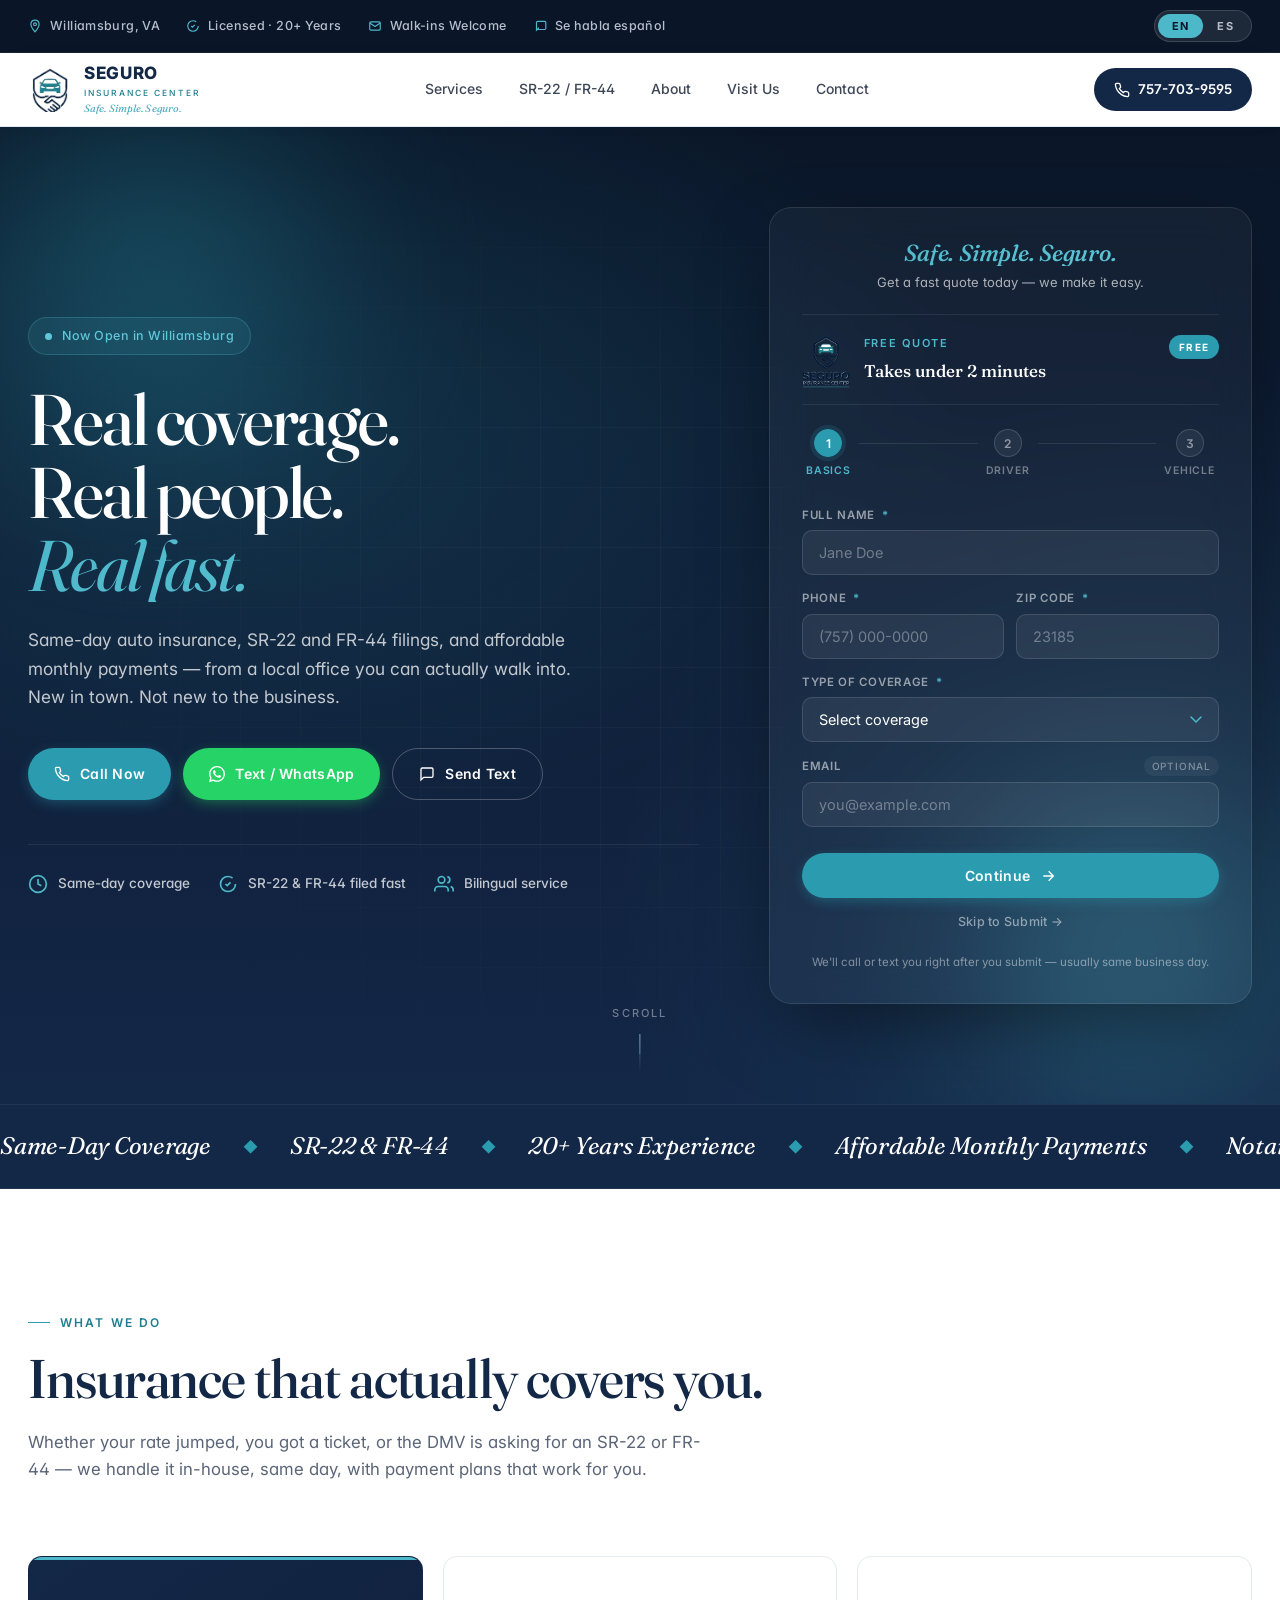
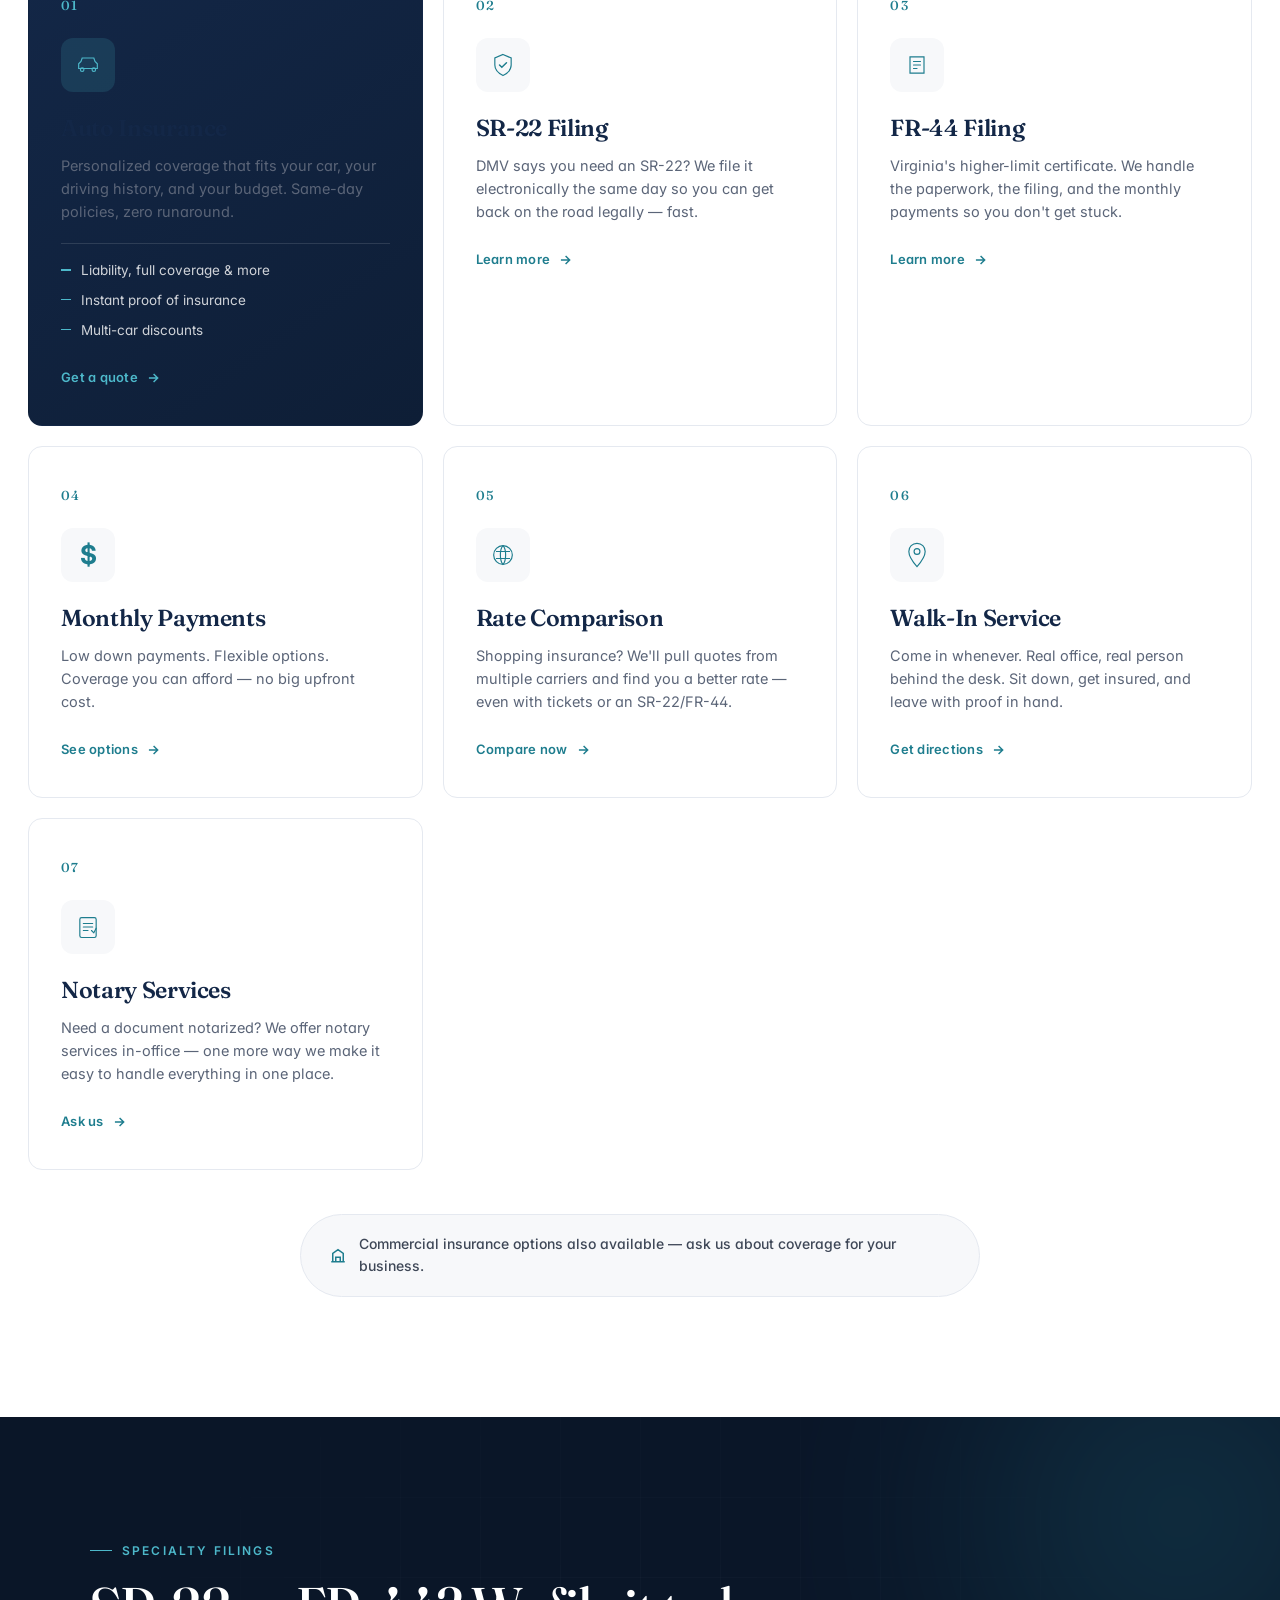
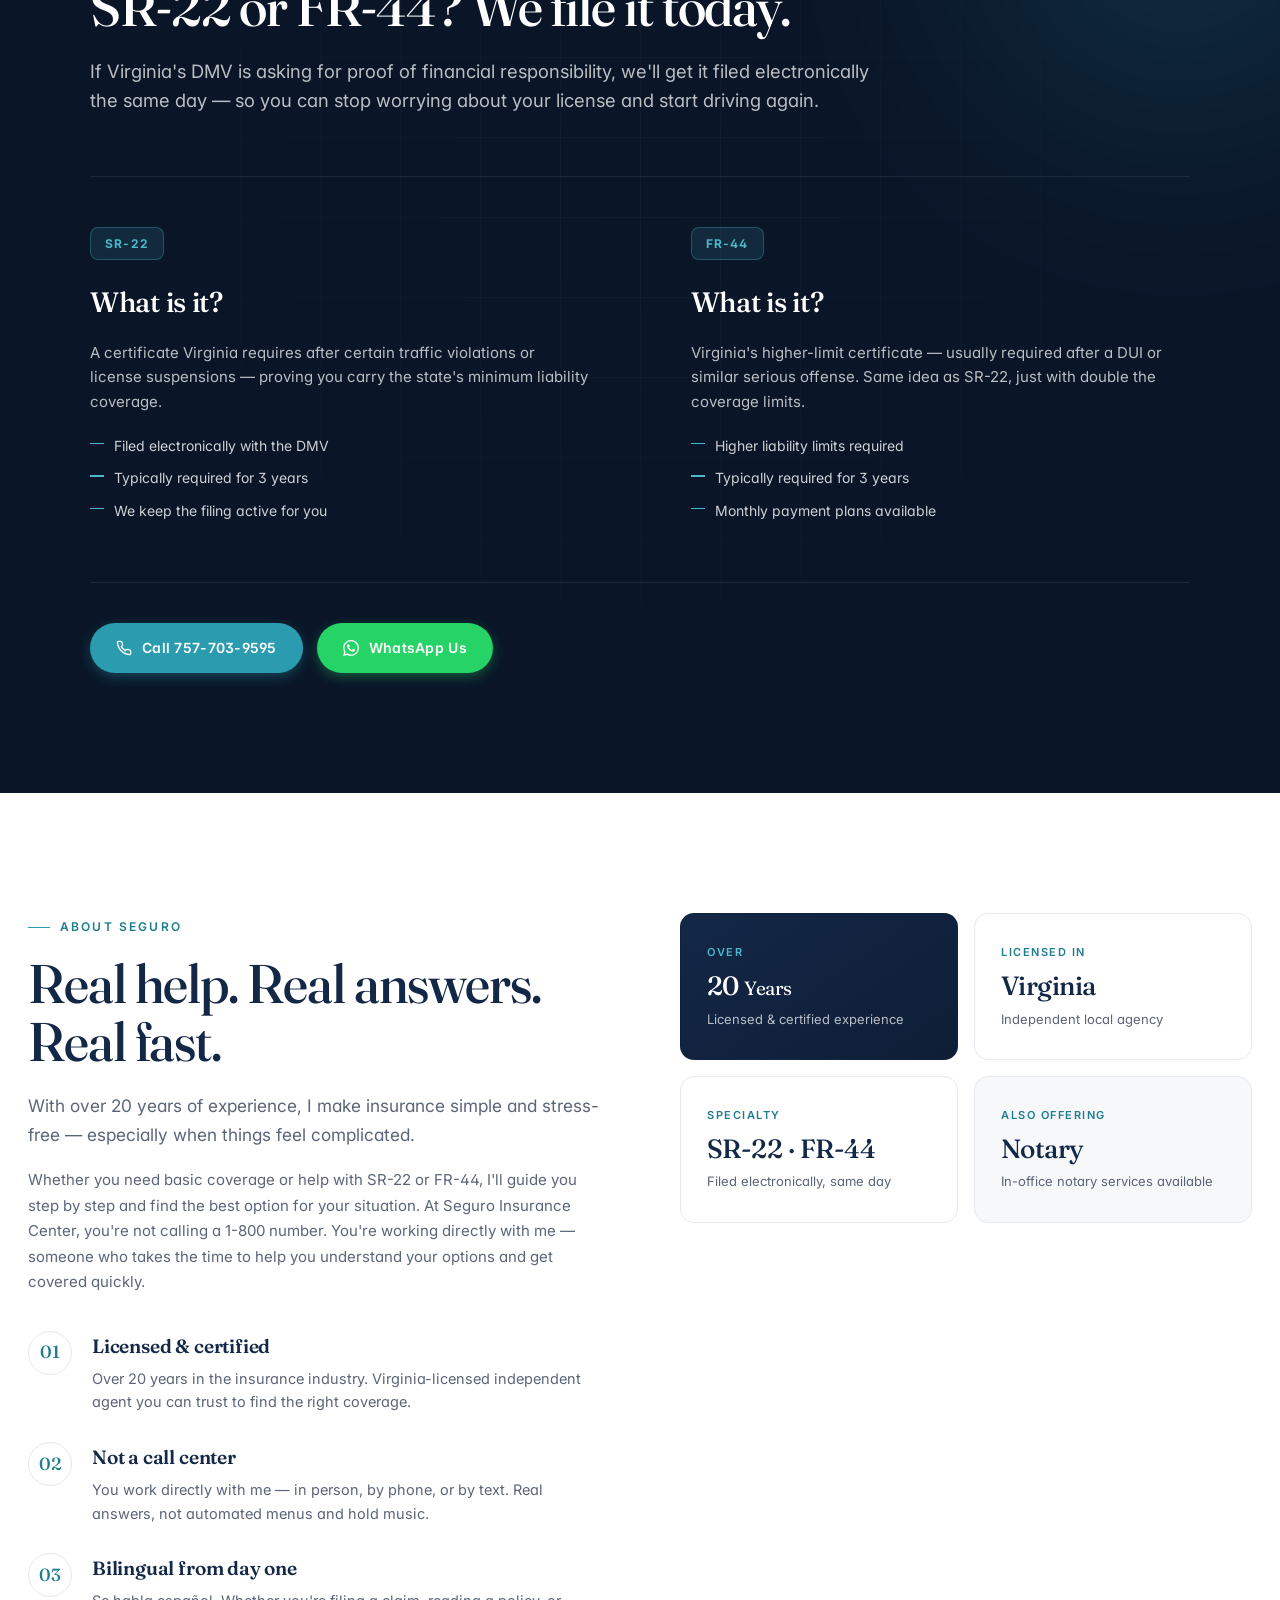
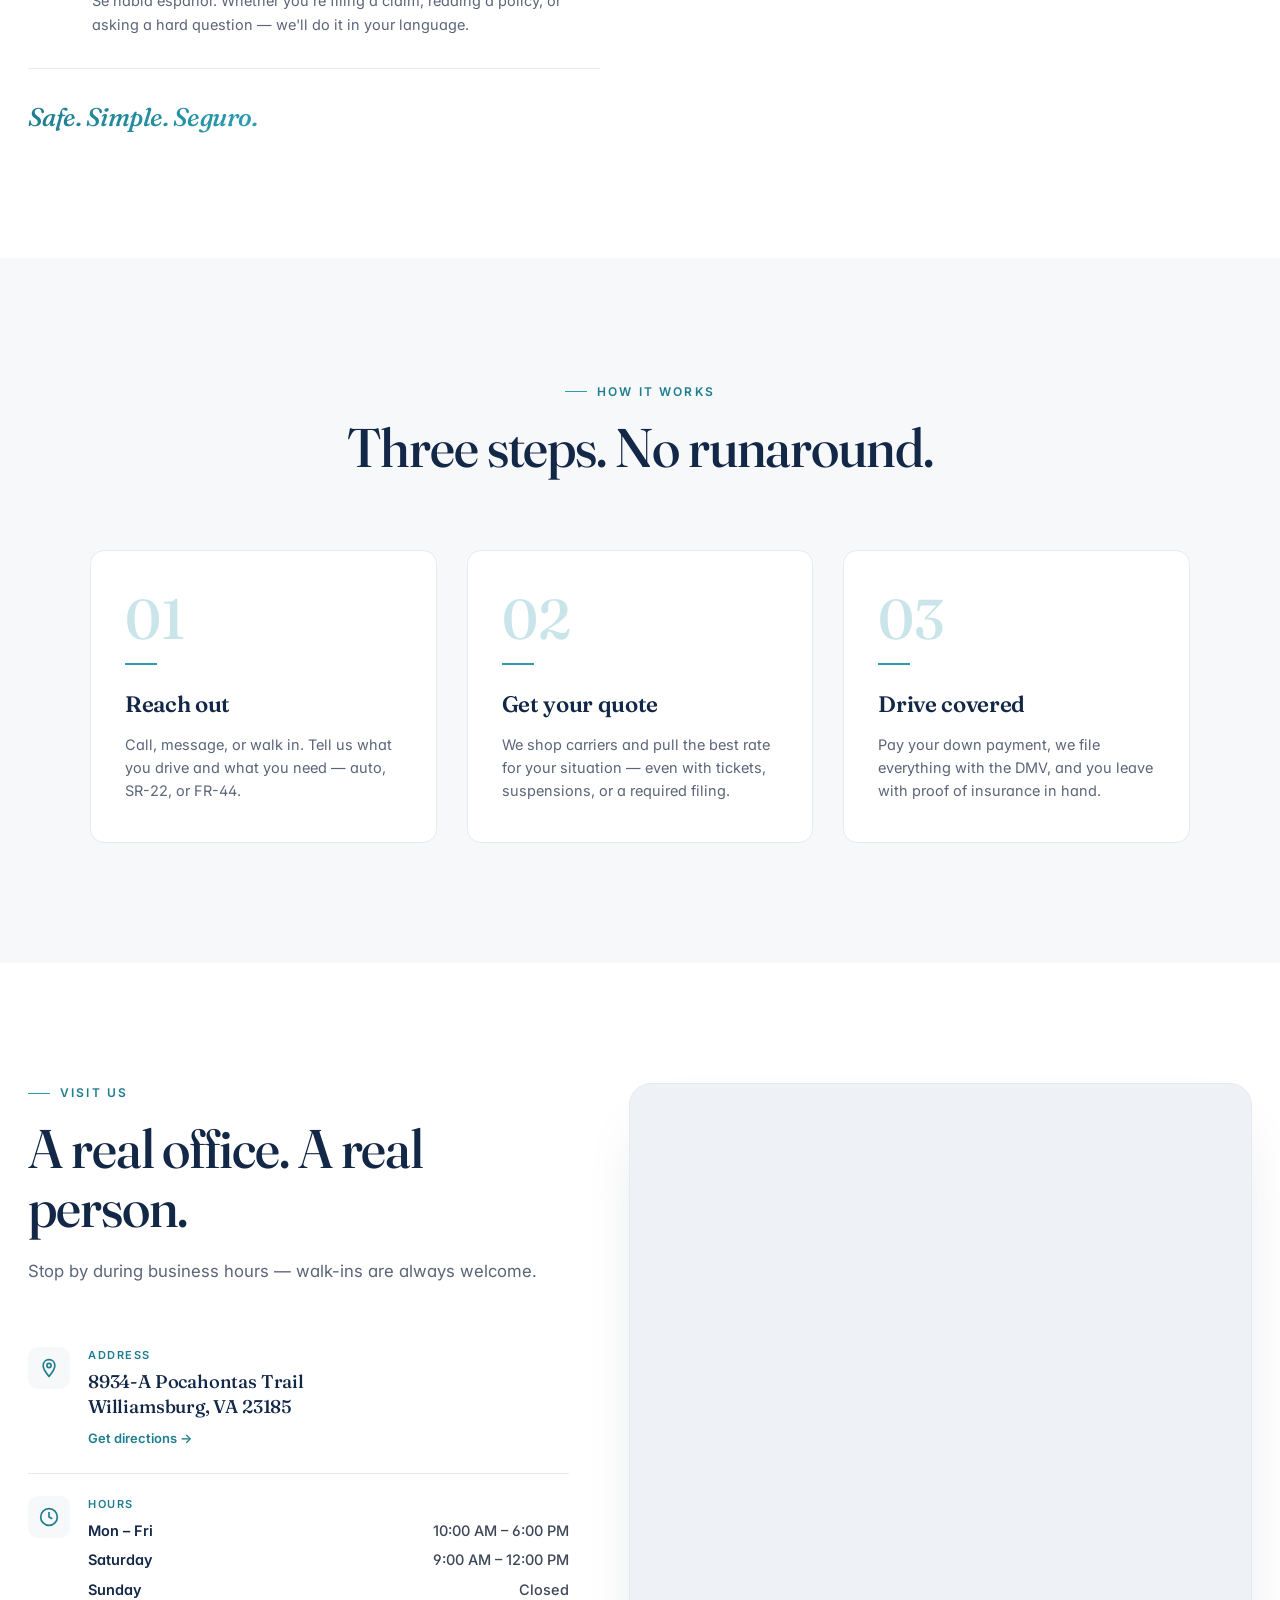
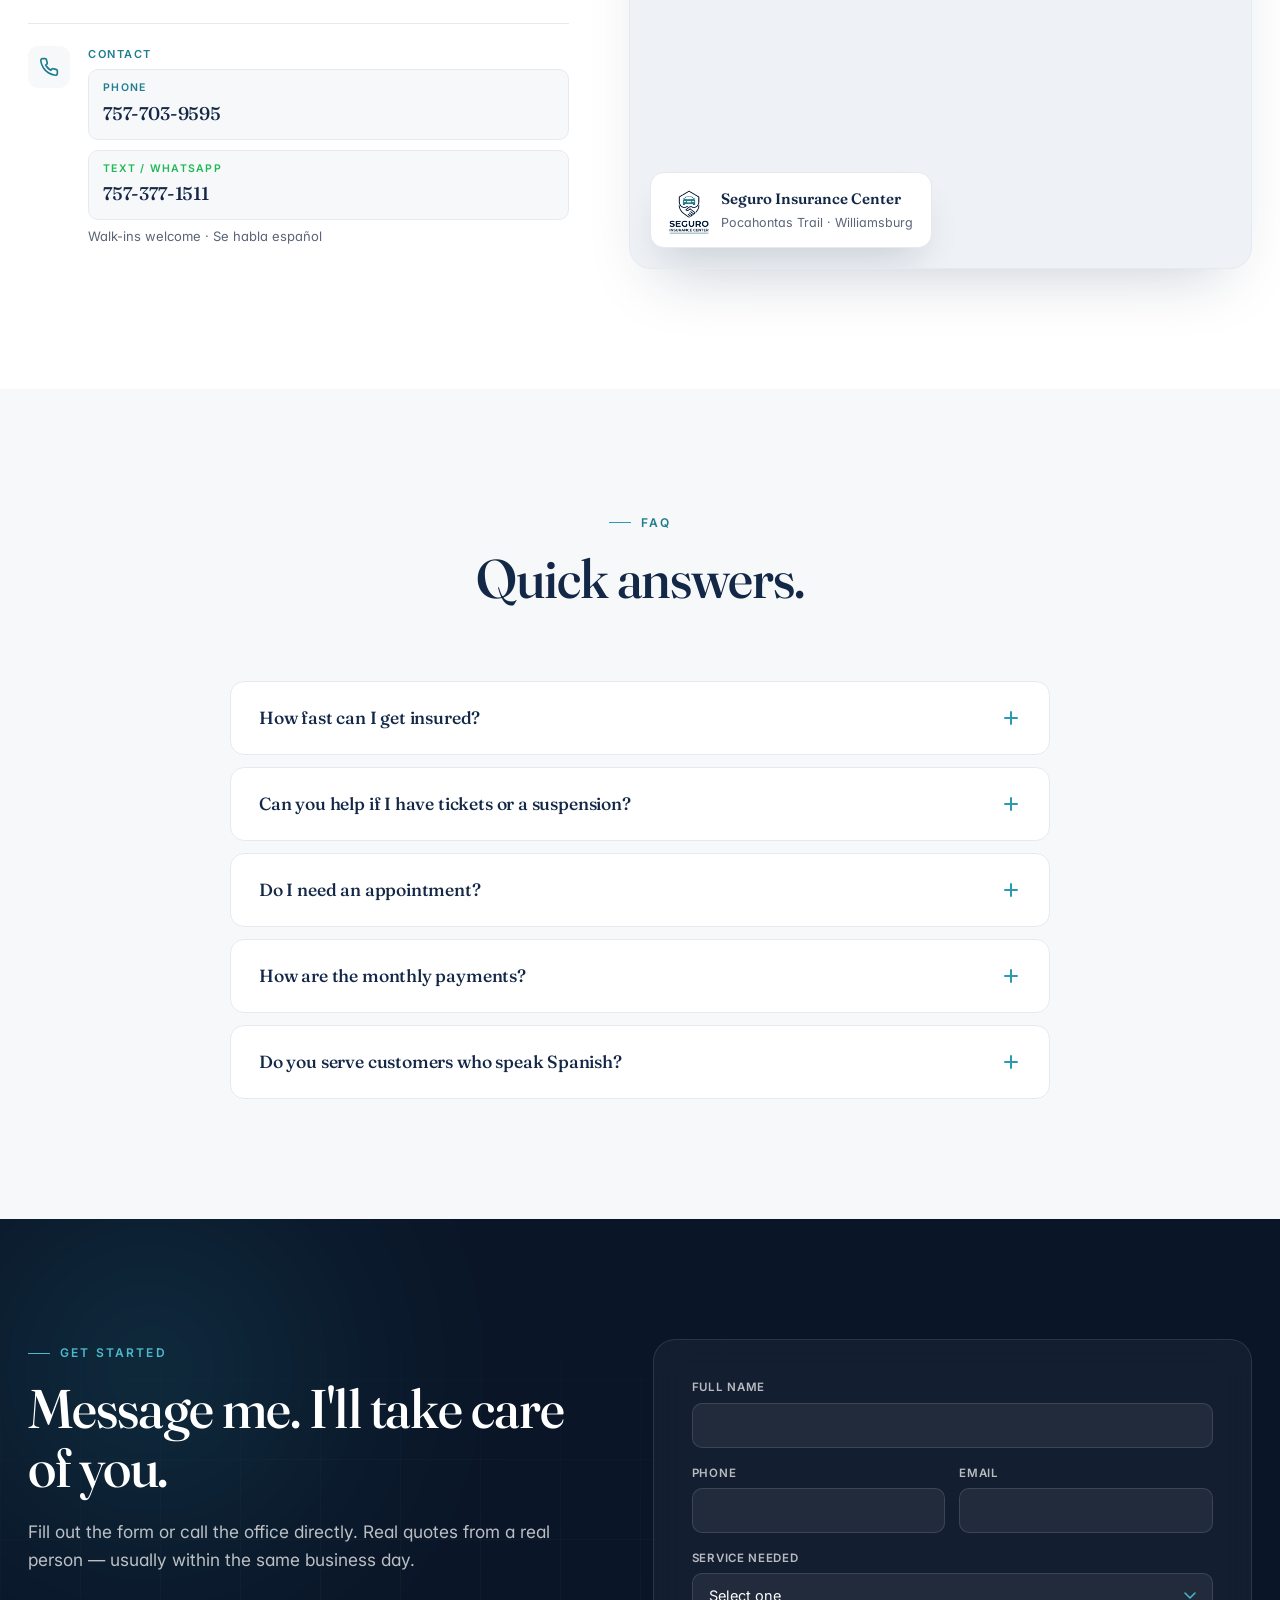
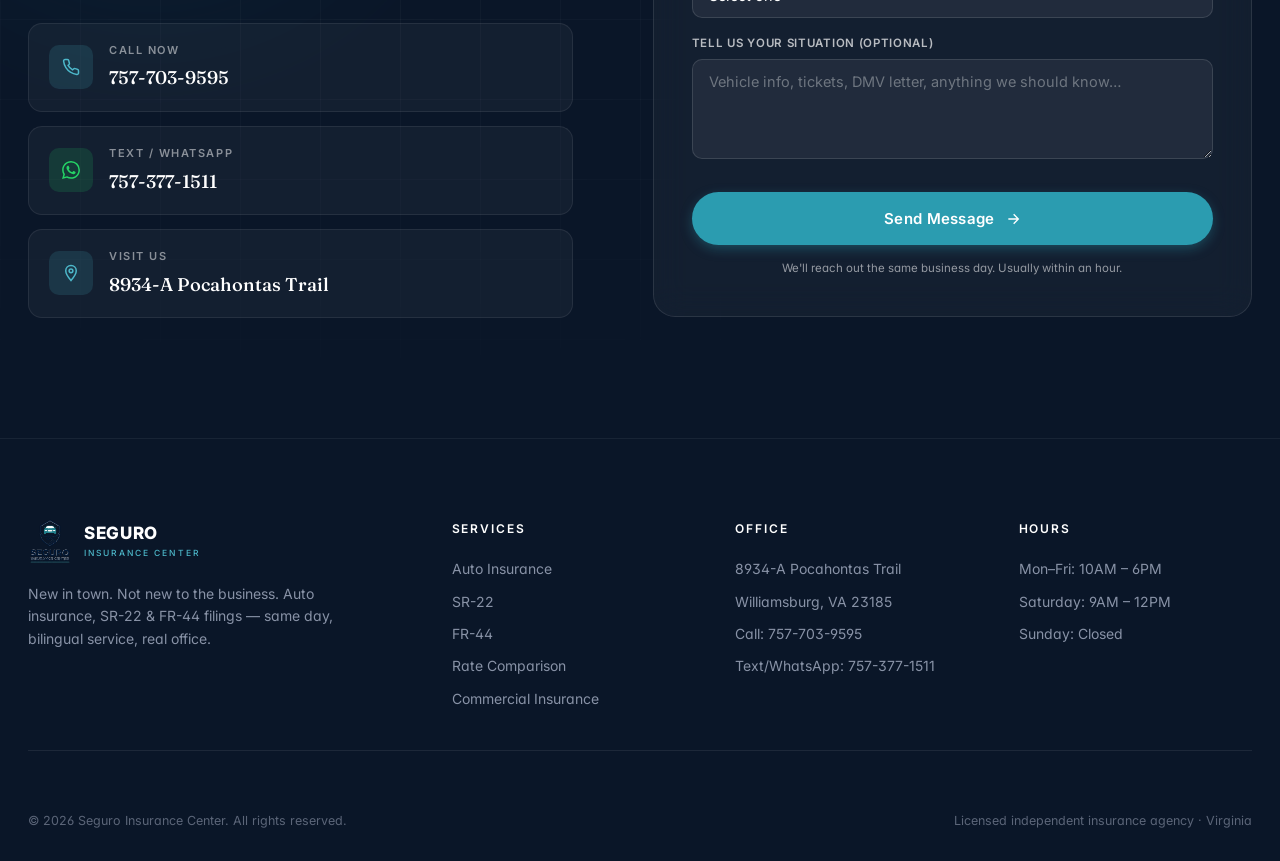
<file: index.html>
<!DOCTYPE html>
<html lang="en" data-lang="en">
<head>
  <meta charset="UTF-8" />
  <meta name="viewport" content="width=device-width, initial-scale=1.0" />
  <title>Seguro Insurance Center | Williamsburg, VA — Auto Insurance, SR-22 & FR-44</title>
  <meta name="description" content="Same-day auto insurance in Williamsburg, VA. SR-22 and FR-44 filings, affordable monthly payments, bilingual service. Walk-ins welcome." />
  <link rel="preconnect" href="https://fonts.googleapis.com" />
  <link rel="preconnect" href="https://fonts.gstatic.com" crossorigin />
  <link href="https://fonts.googleapis.com/css2?family=Fraunces:opsz,wght@9..144,400;9..144,500;9..144,600;9..144,700;9..144,800&family=Inter:wght@300;400;500;600;700&display=swap" rel="stylesheet" />
  <link rel="stylesheet" href="styles.css" />
</head>
<body>

  <!-- Preloader -->
  <div class="preloader" id="preloader">
    <div class="preloader-shield">
      <img src="logo.png" alt="Seguro Insurance Center" />
    </div>
  </div>

  <!-- Top Bar -->
  <div class="topbar">
    <div class="topbar-inner">
      <div class="topbar-left">
        <span class="topbar-item">
          <svg width="14" height="14" viewBox="0 0 24 24" fill="none" stroke="currentColor" stroke-width="2"><path d="M12 2C8 2 5 5 5 9c0 5 7 13 7 13s7-8 7-13c0-4-3-7-7-7z"/><circle cx="12" cy="9" r="2.5"/></svg>
          <span data-en="Williamsburg, VA" data-es="Williamsburg, VA">Williamsburg, VA</span>
        </span>
        <span class="topbar-item topbar-hide-mobile">
          <svg width="14" height="14" viewBox="0 0 24 24" fill="none" stroke="currentColor" stroke-width="2"><path d="M9 12l2 2 4-4"/><path d="M21 12c0 5-4 9-9 9s-9-4-9-9 4-9 9-9c2 0 4 .7 5.5 2"/></svg>
          <span data-en="Licensed · 20+ Years" data-es="Licenciada · 20+ Años">Licensed · 20+ Years</span>
        </span>
        <span class="topbar-item topbar-hide-mobile">
          <svg width="14" height="14" viewBox="0 0 24 24" fill="none" stroke="currentColor" stroke-width="2"><rect x="3" y="5" width="18" height="14" rx="2"/><path d="M3 7l9 6 9-6"/></svg>
          <span data-en="Walk-ins Welcome" data-es="Atención Sin Cita">Walk-ins Welcome</span>
        </span>
        <span class="topbar-item topbar-hide-mobile">
          <svg width="14" height="14" viewBox="0 0 24 24" fill="none" stroke="currentColor" stroke-width="2"><path d="M8 10h.01M12 10h.01M16 10h.01M9 16l-3 3V6a2 2 0 012-2h12a2 2 0 012 2v10a2 2 0 01-2 2H9z"/></svg>
          <span data-en="Se habla español" data-es="English Spoken">Se habla español</span>
        </span>
      </div>
      <div class="topbar-right">
        <button class="lang-toggle" id="langToggle" aria-label="Switch language">
          <span class="lang-pill">
            <span class="lang-option active" data-lang-option="en">EN</span>
            <span class="lang-option" data-lang-option="es">ES</span>
            <span class="lang-slider"></span>
          </span>
        </button>
      </div>
    </div>
  </div>

  <!-- Navigation -->
  <nav class="nav" id="nav">
    <div class="nav-inner">
      <a href="#home" class="logo">
        <span class="logo-mark">
          <img src="logo-shield.png" alt="Seguro Insurance Center" />
        </span>
        <span class="logo-text">
          <span class="logo-primary">SEGURO</span>
          <span class="logo-secondary">INSURANCE CENTER</span>
          <span class="logo-tagline" data-en="Safe. Simple. Seguro." data-es="Seguro. Simple. Confiable.">Safe. Simple. Seguro.</span>
        </span>
      </a>

      <ul class="nav-links" id="navLinks">
        <li><a href="#services" data-en="Services" data-es="Servicios">Services</a></li>
        <li><a href="#sr22" data-en="SR-22 / FR-44" data-es="SR-22 / FR-44">SR-22 / FR-44</a></li>
        <li><a href="#about" data-en="About" data-es="Nosotros">About</a></li>
        <li><a href="#visit" data-en="Visit Us" data-es="Visítanos">Visit Us</a></li>
        <li><a href="#contact" data-en="Contact" data-es="Contacto">Contact</a></li>
      </ul>

      <div class="nav-right">
        <a href="tel:7577039595" class="nav-cta">
          <svg width="16" height="16" viewBox="0 0 24 24" fill="none" stroke="currentColor" stroke-width="2"><path d="M22 16.92v3a2 2 0 01-2.18 2 19.79 19.79 0 01-8.63-3.07 19.5 19.5 0 01-6-6 19.79 19.79 0 01-3.07-8.67A2 2 0 014.11 2h3a2 2 0 012 1.72 12.84 12.84 0 00.7 2.81 2 2 0 01-.45 2.11L8.09 9.91a16 16 0 006 6l1.27-1.27a2 2 0 012.11-.45 12.84 12.84 0 002.81.7A2 2 0 0122 16.92z"/></svg>
          <span>757-703-9595</span>
        </a>
        <button class="menu-toggle" id="menuToggle" aria-label="Toggle menu">
          <span></span><span></span><span></span>
        </button>
      </div>
    </div>
  </nav>

  <!-- Hero -->
  <section class="hero" id="home">
    <div class="hero-bg">
      <div class="hero-gradient"></div>
      <div class="hero-grid"></div>
      <div class="hero-glow hero-glow-1"></div>
      <div class="hero-glow hero-glow-2"></div>
    </div>

    <div class="hero-inner">
      <div class="hero-content">
        <div class="hero-badge reveal" data-delay="0">
          <span class="badge-dot"></span>
          <span data-en="Now Open in Williamsburg" data-es="Ya Abierto en Williamsburg">Now Open in Williamsburg</span>
        </div>

        <h1 class="hero-title reveal" data-delay="100">
          <span class="title-line" data-en="Real coverage." data-es="Cobertura real.">Real coverage.</span>
          <span class="title-line" data-en="Real people." data-es="Gente real.">Real people.</span>
          <span class="title-line title-accent" data-en="Real fast." data-es="Rápido de verdad.">Real fast.</span>
        </h1>

        <p class="hero-sub reveal" data-delay="200"
          data-en="Same-day auto insurance, SR-22 and FR-44 filings, and affordable monthly payments — from a local office you can actually walk into. New in town. Not new to the business."
          data-es="Seguro de auto el mismo día, SR-22 y FR-44, y pagos mensuales accesibles — desde una oficina local a la que puedes entrar sin cita. Nuevos en la ciudad. No nuevos en el negocio.">
          Same-day auto insurance, SR-22 and FR-44 filings, and affordable monthly payments — from a local office you can actually walk into. New in town. Not new to the business.
        </p>

        <div class="hero-actions reveal" data-delay="300">
          <a href="tel:7577039595" class="btn btn-primary">
            <svg width="16" height="16" viewBox="0 0 24 24" fill="none" stroke="currentColor" stroke-width="2"><path d="M22 16.92v3a2 2 0 01-2.18 2 19.79 19.79 0 01-8.63-3.07 19.5 19.5 0 01-6-6 19.79 19.79 0 01-3.07-8.67A2 2 0 014.11 2h3a2 2 0 012 1.72 12.84 12.84 0 00.7 2.81 2 2 0 01-.45 2.11L8.09 9.91a16 16 0 006 6l1.27-1.27a2 2 0 012.11-.45 12.84 12.84 0 002.81.7A2 2 0 0122 16.92z"/></svg>
            <span data-en="Call Now" data-es="Llámanos">Call Now</span>
          </a>
          <a href="https://wa.me/17573771511" target="_blank" rel="noopener" class="btn btn-whatsapp">
            <svg width="16" height="16" viewBox="0 0 24 24" fill="currentColor"><path d="M17.472 14.382c-.297-.149-1.758-.867-2.03-.967-.273-.099-.471-.148-.67.15-.197.297-.767.966-.94 1.164-.173.199-.347.223-.644.075-.297-.15-1.255-.463-2.39-1.475-.883-.788-1.48-1.761-1.653-2.059-.173-.297-.018-.458.13-.606.134-.133.298-.347.446-.52.149-.174.198-.298.297-.497.099-.198.05-.371-.025-.52-.075-.149-.669-1.612-.916-2.207-.242-.579-.487-.5-.669-.51a12.8 12.8 0 00-.57-.01c-.198 0-.52.074-.792.372-.272.297-1.04 1.016-1.04 2.479 0 1.462 1.065 2.875 1.213 3.074.149.198 2.096 3.2 5.077 4.487.709.306 1.262.489 1.694.625.712.227 1.36.195 1.871.118.571-.085 1.758-.719 2.006-1.413.248-.694.248-1.289.173-1.413-.074-.124-.272-.198-.57-.347m-5.421 7.403h-.004a9.87 9.87 0 01-5.031-1.378l-.361-.214-3.741.982.998-3.648-.235-.374a9.86 9.86 0 01-1.51-5.26c.001-5.45 4.436-9.884 9.888-9.884 2.64 0 5.122 1.03 6.988 2.898a9.825 9.825 0 012.893 6.994c-.003 5.45-4.437 9.884-9.885 9.884m8.413-18.297A11.815 11.815 0 0012.05 0C5.495 0 .16 5.335.157 11.892c0 2.096.547 4.142 1.588 5.945L.057 24l6.305-1.654a11.882 11.882 0 005.683 1.448h.005c6.554 0 11.89-5.335 11.893-11.893a11.821 11.821 0 00-3.48-8.413z"/></svg>
            <span data-en="Text / WhatsApp" data-es="Texto / WhatsApp">Text / WhatsApp</span>
          </a>
          <a href="sms:7573771511" class="btn btn-ghost">
            <svg width="16" height="16" viewBox="0 0 24 24" fill="none" stroke="currentColor" stroke-width="2"><path d="M21 15a2 2 0 01-2 2H7l-4 4V5a2 2 0 012-2h14a2 2 0 012 2z"/></svg>
            <span data-en="Send Text" data-es="Enviar Texto">Send Text</span>
          </a>
        </div>

        <div class="hero-trust reveal" data-delay="400">
          <div class="trust-item">
            <svg width="20" height="20" viewBox="0 0 24 24" fill="none" stroke="currentColor" stroke-width="2"><circle cx="12" cy="12" r="10"/><polyline points="12 6 12 12 16 14"/></svg>
            <span data-en="Same-day coverage" data-es="Cobertura el mismo día">Same-day coverage</span>
          </div>
          <div class="trust-item">
            <svg width="20" height="20" viewBox="0 0 24 24" fill="none" stroke="currentColor" stroke-width="2"><path d="M9 12l2 2 4-4"/><path d="M21 12c0 5-4 9-9 9s-9-4-9-9 4-9 9-9c2 0 4 .7 5.5 2"/></svg>
            <span data-en="SR-22 & FR-44 filed fast" data-es="SR-22 y FR-44 al instante">SR-22 & FR-44 filed fast</span>
          </div>
          <div class="trust-item">
            <svg width="20" height="20" viewBox="0 0 24 24" fill="none" stroke="currentColor" stroke-width="2"><path d="M17 21v-2a4 4 0 00-4-4H5a4 4 0 00-4 4v2"/><circle cx="9" cy="7" r="4"/><path d="M23 21v-2a4 4 0 00-3-3.87"/><path d="M16 3.13a4 4 0 010 7.75"/></svg>
            <span data-en="Bilingual service" data-es="Servicio bilingüe">Bilingual service</span>
          </div>
        </div>
      </div>

      <div class="hero-card reveal" data-delay="350">
        <div class="card-tagline">
          <span class="card-tagline-text" data-en="Safe. Simple. Seguro." data-es="Seguro. Simple. Confiable.">Safe. Simple. Seguro.</span>
          <span class="card-tagline-sub" data-en="Get a fast quote today — we make it easy." data-es="Cotización rápida hoy — lo hacemos fácil.">Get a fast quote today — we make it easy.</span>
        </div>

        <div class="card-header">
          <div class="card-header-left">
            <div class="card-shield">
              <img src="logo.png" alt="Seguro" />
            </div>
            <div>
              <div class="card-eyebrow" data-en="Free Quote" data-es="Cotización Gratis">Free Quote</div>
              <div class="card-title" data-en="Takes under 2 minutes" data-es="Menos de 2 minutos">Takes under 2 minutes</div>
            </div>
          </div>
          <span class="card-badge" data-en="FREE" data-es="GRATIS">FREE</span>
        </div>

        <!-- Step Indicator -->
        <div class="step-indicator">
          <div class="step-dot active" data-step="1">
            <span class="step-num">1</span>
            <span class="step-label" data-en="Basics" data-es="Básico">Basics</span>
          </div>
          <div class="step-line"></div>
          <div class="step-dot" data-step="2">
            <span class="step-num">2</span>
            <span class="step-label" data-en="Driver" data-es="Conductor">Driver</span>
          </div>
          <div class="step-line"></div>
          <div class="step-dot" data-step="3">
            <span class="step-num">3</span>
            <span class="step-label" data-en="Vehicle" data-es="Vehículo">Vehicle</span>
          </div>
        </div>

        <form class="card-form" id="quickQuote" novalidate>
          <!-- Web3Forms honeypot (must stay hidden) -->
          <input type="checkbox" name="botcheck" class="hp-field" tabindex="-1" autocomplete="off" />

          <!-- STEP 1 -->
          <div class="form-step active" data-step="1">
            <div class="form-row">
              <label>
                <span class="form-label">
                  <span data-en="Full Name" data-es="Nombre Completo">Full Name</span>
                  <span class="req">*</span>
                </span>
                <input type="text" name="name" required data-en-placeholder="Jane Doe" data-es-placeholder="Juan Pérez" placeholder="Jane Doe" />
              </label>
            </div>

            <div class="form-grid-2">
              <label>
                <span class="form-label">
                  <span data-en="Phone" data-es="Teléfono">Phone</span>
                  <span class="req">*</span>
                </span>
                <input type="tel" name="phone" required placeholder="(757) 000-0000" />
              </label>
              <label>
                <span class="form-label">
                  <span data-en="ZIP Code" data-es="Código Postal">ZIP Code</span>
                  <span class="req">*</span>
                </span>
                <input type="text" name="zip" required inputmode="numeric" maxlength="5" placeholder="23185" />
              </label>
            </div>

            <div class="form-row">
              <label>
                <span class="form-label">
                  <span data-en="Type of Coverage" data-es="Tipo de Cobertura">Type of Coverage</span>
                  <span class="req">*</span>
                </span>
                <select name="coverage" required>
                  <option value="" data-en="Select coverage" data-es="Selecciona cobertura">Select coverage</option>
                  <option value="auto" data-en="Auto Insurance" data-es="Seguro de Auto">Auto Insurance</option>
                  <option value="sr22" data-en="SR-22 Filing" data-es="Trámite SR-22">SR-22 Filing</option>
                  <option value="fr44" data-en="FR-44 Filing" data-es="Trámite FR-44">FR-44 Filing</option>
                  <option value="commercial" data-en="Commercial Insurance" data-es="Seguro Comercial">Commercial Insurance</option>
                  <option value="compare" data-en="Compare Rates" data-es="Comparar Precios">Compare Rates</option>
                </select>
              </label>
            </div>

            <div class="form-row">
              <label>
                <span class="form-label form-label-optional">
                  <span data-en="Email" data-es="Correo">Email</span>
                  <span class="opt" data-en="optional" data-es="opcional">optional</span>
                </span>
                <input type="email" name="email" placeholder="you@example.com" />
              </label>
            </div>

            <div class="form-actions">
              <button type="button" class="btn btn-primary btn-block" data-next="2">
                <span data-en="Continue" data-es="Continuar">Continue</span>
                <svg width="16" height="16" viewBox="0 0 24 24" fill="none" stroke="currentColor" stroke-width="2"><path d="M5 12h14M13 5l7 7-7 7"/></svg>
              </button>
              <button type="submit" class="btn-link" data-en="Skip to Submit →" data-es="Saltar al Final →">Skip to Submit →</button>
            </div>
          </div>

          <!-- STEP 2 -->
          <div class="form-step" data-step="2">
            <p class="step-note" data-en="Optional — helps us give you a more accurate quote." data-es="Opcional — nos ayuda a darte una cotización más precisa.">Optional — helps us give you a more accurate quote.</p>

            <div class="form-row">
              <label>
                <span class="form-label form-label-optional">
                  <span data-en="Date of Birth" data-es="Fecha de Nacimiento">Date of Birth</span>
                  <span class="opt" data-en="optional" data-es="opcional">optional</span>
                </span>
                <input type="date" name="dob" />
              </label>
            </div>

            <div class="form-row">
              <span class="form-label form-label-optional">
                <span data-en="Any tickets or accidents in the last 3 years?" data-es="¿Multas o accidentes en los últimos 3 años?">Any tickets or accidents in the last 3 years?</span>
                <span class="opt" data-en="optional" data-es="opcional">optional</span>
              </span>
              <div class="radio-group">
                <label class="radio-option">
                  <input type="radio" name="history" value="none" />
                  <span data-en="None" data-es="Ninguno">None</span>
                </label>
                <label class="radio-option">
                  <input type="radio" name="history" value="tickets" />
                  <span data-en="Tickets" data-es="Multas">Tickets</span>
                </label>
                <label class="radio-option">
                  <input type="radio" name="history" value="accident" />
                  <span data-en="Accident(s)" data-es="Accidente(s)">Accident(s)</span>
                </label>
                <label class="radio-option">
                  <input type="radio" name="history" value="both" />
                  <span data-en="Both" data-es="Ambos">Both</span>
                </label>
              </div>
            </div>

            <div class="form-actions form-actions-split">
              <button type="button" class="btn btn-ghost btn-ghost-dark" data-prev="1">
                <svg width="16" height="16" viewBox="0 0 24 24" fill="none" stroke="currentColor" stroke-width="2"><path d="M19 12H5M12 19l-7-7 7-7"/></svg>
                <span data-en="Back" data-es="Atrás">Back</span>
              </button>
              <button type="button" class="btn btn-primary" data-next="3">
                <span data-en="Continue" data-es="Continuar">Continue</span>
                <svg width="16" height="16" viewBox="0 0 24 24" fill="none" stroke="currentColor" stroke-width="2"><path d="M5 12h14M13 5l7 7-7 7"/></svg>
              </button>
            </div>
            <button type="submit" class="btn-link btn-link-center" data-en="Skip to Submit →" data-es="Saltar al Final →">Skip to Submit →</button>
          </div>

          <!-- STEP 3 -->
          <div class="form-step" data-step="3">
            <p class="step-note" data-en="Optional — if you have this ready, great. If not, we'll grab it on the call." data-es="Opcional — si lo tienes a mano, genial. Si no, lo tomamos en la llamada.">Optional — if you have this ready, great. If not, we'll grab it on the call.</p>

            <div class="form-grid-2">
              <label>
                <span class="form-label form-label-optional">
                  <span data-en="Year" data-es="Año">Year</span>
                  <span class="opt" data-en="optional" data-es="opcional">optional</span>
                </span>
                <input type="text" name="year" placeholder="2020" maxlength="4" inputmode="numeric" />
              </label>
              <label>
                <span class="form-label form-label-optional">
                  <span data-en="Make" data-es="Marca">Make</span>
                  <span class="opt" data-en="optional" data-es="opcional">optional</span>
                </span>
                <input type="text" name="make" placeholder="Toyota" />
              </label>
            </div>

            <div class="form-row">
              <label>
                <span class="form-label form-label-optional">
                  <span data-en="Model" data-es="Modelo">Model</span>
                  <span class="opt" data-en="optional" data-es="opcional">optional</span>
                </span>
                <input type="text" name="model" placeholder="Camry" />
              </label>
            </div>

            <div class="form-row">
              <label>
                <span class="form-label form-label-optional">
                  <span data-en="VIN (if preferred)" data-es="VIN (si prefieres)">VIN (if preferred)</span>
                  <span class="opt" data-en="optional" data-es="opcional">optional</span>
                </span>
                <input type="text" name="vin" placeholder="17 characters" maxlength="17" />
              </label>
            </div>

            <div class="form-row">
              <label>
                <span class="form-label form-label-optional">
                  <span data-en="Other Household Drivers" data-es="Otros Conductores del Hogar">Other Household Drivers</span>
                  <span class="opt" data-en="optional" data-es="opcional">optional</span>
                </span>
                <input type="text" name="drivers" data-en-placeholder="e.g. spouse, 2 teen drivers" data-es-placeholder="ej. esposa, 2 conductores jóvenes" placeholder="e.g. spouse, 2 teen drivers" />
              </label>
            </div>

            <div class="form-actions form-actions-split">
              <button type="button" class="btn btn-ghost btn-ghost-dark" data-prev="2">
                <svg width="16" height="16" viewBox="0 0 24 24" fill="none" stroke="currentColor" stroke-width="2"><path d="M19 12H5M12 19l-7-7 7-7"/></svg>
                <span data-en="Back" data-es="Atrás">Back</span>
              </button>
              <button type="submit" class="btn btn-primary">
                <span data-en="Send My Quote" data-es="Enviar Cotización">Send My Quote</span>
                <svg width="16" height="16" viewBox="0 0 24 24" fill="none" stroke="currentColor" stroke-width="2"><path d="M5 12h14M13 5l7 7-7 7"/></svg>
              </button>
            </div>
          </div>

          <p class="form-note" data-en="We'll call or text you right after you submit — usually same business day." data-es="Te llamamos o enviamos mensaje al instante — usualmente el mismo día hábil.">We'll call or text you right after you submit — usually same business day.</p>
        </form>
      </div>
    </div>

    <div class="hero-scroll">
      <span data-en="Scroll" data-es="Desliza">Scroll</span>
      <span class="scroll-line"></span>
    </div>
  </section>

  <!-- Marquee -->
  <div class="marquee">
    <div class="marquee-track">
      <span class="marquee-item"><span data-en="Same-Day Coverage" data-es="Cobertura El Mismo Día">Same-Day Coverage</span></span>
      <span class="marquee-dot">◆</span>
      <span class="marquee-item"><span data-en="SR-22 & FR-44" data-es="SR-22 y FR-44">SR-22 & FR-44</span></span>
      <span class="marquee-dot">◆</span>
      <span class="marquee-item"><span data-en="20+ Years Experience" data-es="20+ Años de Experiencia">20+ Years Experience</span></span>
      <span class="marquee-dot">◆</span>
      <span class="marquee-item"><span data-en="Affordable Monthly Payments" data-es="Pagos Mensuales Accesibles">Affordable Monthly Payments</span></span>
      <span class="marquee-dot">◆</span>
      <span class="marquee-item"><span data-en="Notary Services" data-es="Servicios de Notaría">Notary Services</span></span>
      <span class="marquee-dot">◆</span>
      <span class="marquee-item"><span data-en="Walk-Ins Welcome" data-es="Atención Sin Cita">Walk-Ins Welcome</span></span>
      <span class="marquee-dot">◆</span>
      <span class="marquee-item"><span data-en="Se Habla Español" data-es="Se Habla Español">Se Habla Español</span></span>
      <span class="marquee-dot">◆</span>
      <span class="marquee-item"><span data-en="Same-Day Coverage" data-es="Cobertura El Mismo Día">Same-Day Coverage</span></span>
      <span class="marquee-dot">◆</span>
      <span class="marquee-item"><span data-en="SR-22 & FR-44" data-es="SR-22 y FR-44">SR-22 & FR-44</span></span>
      <span class="marquee-dot">◆</span>
      <span class="marquee-item"><span data-en="20+ Years Experience" data-es="20+ Años de Experiencia">20+ Years Experience</span></span>
      <span class="marquee-dot">◆</span>
      <span class="marquee-item"><span data-en="Affordable Monthly Payments" data-es="Pagos Mensuales Accesibles">Affordable Monthly Payments</span></span>
      <span class="marquee-dot">◆</span>
      <span class="marquee-item"><span data-en="Notary Services" data-es="Servicios de Notaría">Notary Services</span></span>
      <span class="marquee-dot">◆</span>
      <span class="marquee-item"><span data-en="Walk-Ins Welcome" data-es="Atención Sin Cita">Walk-Ins Welcome</span></span>
      <span class="marquee-dot">◆</span>
    </div>
  </div>

  <!-- Services -->
  <section class="services" id="services">
    <div class="container">
      <div class="section-head">
        <span class="eyebrow" data-en="What We Do" data-es="Lo Que Hacemos">What We Do</span>
        <h2 class="section-title" data-en="Insurance that actually covers you." data-es="Seguro que sí te cubre.">Insurance that actually covers you.</h2>
        <p class="section-sub"
          data-en="Whether your rate jumped, you got a ticket, or the DMV is asking for an SR-22 or FR-44 — we handle it in-house, same day, with payment plans that work for you."
          data-es="Si te subió el precio, te dieron una multa, o el DMV te pide un SR-22 o FR-44 — lo hacemos aquí mismo, el mismo día, con planes de pago que te funcionan.">
          Whether your rate jumped, you got a ticket, or the DMV is asking for an SR-22 or FR-44 — we handle it in-house, same day, with payment plans that work for you.
        </p>
      </div>

      <div class="services-grid">
        <article class="service-card service-card-featured">
          <div class="service-number">01</div>
          <div class="service-icon">
            <svg viewBox="0 0 48 48" fill="none"><path d="M8 30 L8 22 L12 18 L14 12 L34 12 L36 18 L40 22 L40 30 Z" stroke="currentColor" stroke-width="2" fill="none"/><circle cx="14" cy="32" r="3" stroke="currentColor" stroke-width="2"/><circle cx="34" cy="32" r="3" stroke="currentColor" stroke-width="2"/></svg>
          </div>
          <h3 data-en="Auto Insurance" data-es="Seguro de Auto">Auto Insurance</h3>
          <p data-en="Personalized coverage that fits your car, your driving history, and your budget. Same-day policies, zero runaround." data-es="Cobertura personalizada para tu auto, tu historial y tu presupuesto. Pólizas el mismo día, sin vueltas.">Personalized coverage that fits your car, your driving history, and your budget. Same-day policies, zero runaround.</p>
          <ul class="service-list">
            <li data-en="Liability, full coverage & more" data-es="Responsabilidad, cobertura completa y más">Liability, full coverage & more</li>
            <li data-en="Instant proof of insurance" data-es="Comprobante al instante">Instant proof of insurance</li>
            <li data-en="Multi-car discounts" data-es="Descuentos por varios autos">Multi-car discounts</li>
          </ul>
          <a href="#contact" class="service-link">
            <span data-en="Get a quote" data-es="Cotizar">Get a quote</span>
            <svg width="14" height="14" viewBox="0 0 24 24" fill="none" stroke="currentColor" stroke-width="2.5"><path d="M5 12h14M13 5l7 7-7 7"/></svg>
          </a>
        </article>

        <article class="service-card">
          <div class="service-number">02</div>
          <div class="service-icon">
            <svg viewBox="0 0 48 48" fill="none"><path d="M24 6 L38 12 V24 C38 32 32 38 24 42 C16 38 10 32 10 24 V12 Z" stroke="currentColor" stroke-width="2" fill="none"/><path d="M18 24 L22 28 L30 20" stroke="currentColor" stroke-width="2.5" stroke-linecap="round"/></svg>
          </div>
          <h3 data-en="SR-22 Filing" data-es="Trámite SR-22">SR-22 Filing</h3>
          <p data-en="DMV says you need an SR-22? We file it electronically the same day so you can get back on the road legally — fast." data-es="¿El DMV te pide un SR-22? Lo tramitamos electrónicamente el mismo día para que vuelvas a manejar legal — rápido.">DMV says you need an SR-22? We file it electronically the same day so you can get back on the road legally — fast.</p>
          <a href="#sr22" class="service-link">
            <span data-en="Learn more" data-es="Más info">Learn more</span>
            <svg width="14" height="14" viewBox="0 0 24 24" fill="none" stroke="currentColor" stroke-width="2.5"><path d="M5 12h14M13 5l7 7-7 7"/></svg>
          </a>
        </article>

        <article class="service-card">
          <div class="service-number">03</div>
          <div class="service-icon">
            <svg viewBox="0 0 48 48" fill="none"><path d="M12 10 H36 V38 H12 Z" stroke="currentColor" stroke-width="2" fill="none"/><path d="M18 18 H30 M18 24 H30 M18 30 H24" stroke="currentColor" stroke-width="2" stroke-linecap="round"/></svg>
          </div>
          <h3 data-en="FR-44 Filing" data-es="Trámite FR-44">FR-44 Filing</h3>
          <p data-en="Virginia's higher-limit certificate. We handle the paperwork, the filing, and the monthly payments so you don't get stuck." data-es="El certificado de límites más altos de Virginia. Nos encargamos de los papeles, el trámite y los pagos mensuales para que no te atrases.">Virginia's higher-limit certificate. We handle the paperwork, the filing, and the monthly payments so you don't get stuck.</p>
          <a href="#sr22" class="service-link">
            <span data-en="Learn more" data-es="Más info">Learn more</span>
            <svg width="14" height="14" viewBox="0 0 24 24" fill="none" stroke="currentColor" stroke-width="2.5"><path d="M5 12h14M13 5l7 7-7 7"/></svg>
          </a>
        </article>

        <article class="service-card">
          <div class="service-number">04</div>
          <div style="width:54px;height:54px;background:#f7f8fa;border-radius:12px;display:flex;align-items:center;justify-content:center;margin-bottom:22px;font-family:'Inter',sans-serif;font-size:26px;font-weight:700;color:#1E7D8E;">$</div>
          <h3 data-en="Monthly Payments" data-es="Pagos Mensuales">Monthly Payments</h3>
          <p data-en="Low down payments. Flexible options. Coverage you can afford — no big upfront cost." data-es="Enganches bajos. Opciones flexibles. Cobertura que puedes pagar — sin costo inicial grande.">Low down payments. Flexible options. Coverage you can afford — no big upfront cost.</p>
          <a href="#contact" class="service-link">
            <span data-en="See options" data-es="Ver opciones">See options</span>
            <svg width="14" height="14" viewBox="0 0 24 24" fill="none" stroke="currentColor" stroke-width="2.5"><path d="M5 12h14M13 5l7 7-7 7"/></svg>
          </a>
        </article>

        <article class="service-card">
          <div class="service-number">05</div>
          <div class="service-icon">
            <svg viewBox="0 0 48 48" fill="none"><circle cx="24" cy="24" r="16" stroke="currentColor" stroke-width="2" fill="none"/><path d="M12 18 H36 M12 30 H36 M24 8 C18 14 18 34 24 40 C30 34 30 14 24 8" stroke="currentColor" stroke-width="2" fill="none"/></svg>
          </div>
          <h3 data-en="Rate Comparison" data-es="Comparar Precios">Rate Comparison</h3>
          <p data-en="Shopping insurance? We'll pull quotes from multiple carriers and find you a better rate — even with tickets or an SR-22/FR-44." data-es="¿Buscando seguro? Comparamos varias compañías y te conseguimos mejor precio — aunque tengas multas o SR-22/FR-44.">Shopping insurance? We'll pull quotes from multiple carriers and find you a better rate — even with tickets or an SR-22/FR-44.</p>
          <a href="#contact" class="service-link">
            <span data-en="Compare now" data-es="Comparar">Compare now</span>
            <svg width="14" height="14" viewBox="0 0 24 24" fill="none" stroke="currentColor" stroke-width="2.5"><path d="M5 12h14M13 5l7 7-7 7"/></svg>
          </a>
        </article>

        <article class="service-card">
          <div class="service-number">06</div>
          <div class="service-icon">
            <svg viewBox="0 0 48 48" fill="none"><path d="M24 4 C16 4 10 10 10 18 C10 28 24 44 24 44 C24 44 38 28 38 18 C38 10 32 4 24 4 Z" stroke="currentColor" stroke-width="2" fill="none"/><circle cx="24" cy="18" r="5" stroke="currentColor" stroke-width="2"/></svg>
          </div>
          <h3 data-en="Walk-In Service" data-es="Servicio Sin Cita">Walk-In Service</h3>
          <p data-en="Come in whenever. Real office, real person behind the desk. Sit down, get insured, and leave with proof in hand." data-es="Ven cuando quieras. Oficina real, persona real atendiendo. Siéntate, asegúrate y sal con comprobante en mano.">Come in whenever. Real office, real person behind the desk. Sit down, get insured, and leave with proof in hand.</p>
          <a href="#visit" class="service-link">
            <span data-en="Get directions" data-es="Cómo llegar">Get directions</span>
            <svg width="14" height="14" viewBox="0 0 24 24" fill="none" stroke="currentColor" stroke-width="2.5"><path d="M5 12h14M13 5l7 7-7 7"/></svg>
          </a>
        </article>
        <article class="service-card">
          <div class="service-number">07</div>
          <div class="service-icon">
            <svg viewBox="0 0 48 48" fill="none"><rect x="10" y="8" width="28" height="34" rx="3" stroke="currentColor" stroke-width="2" fill="none"/><path d="M16 18 H32 M16 24 H32 M16 30 H24" stroke="currentColor" stroke-width="2" stroke-linecap="round"/><path d="M30 30 L34 34 L38 26" stroke="currentColor" stroke-width="2" stroke-linecap="round" stroke-linejoin="round"/></svg>
          </div>
          <h3 data-en="Notary Services" data-es="Servicios de Notaría">Notary Services</h3>
          <p data-en="Need a document notarized? We offer notary services in-office — one more way we make it easy to handle everything in one place." data-es="¿Necesitas notarizar un documento? Ofrecemos servicios de notaría en la oficina — una forma más de facilitarte todo en un solo lugar.">Need a document notarized? We offer notary services in-office — one more way we make it easy to handle everything in one place.</p>
          <a href="#contact" class="service-link">
            <span data-en="Ask us" data-es="Pregúntanos">Ask us</span>
            <svg width="14" height="14" viewBox="0 0 24 24" fill="none" stroke="currentColor" stroke-width="2.5"><path d="M5 12h14M13 5l7 7-7 7"/></svg>
          </a>
        </article>
      </div>

      <div class="services-note">
        <svg width="18" height="18" viewBox="0 0 24 24" fill="none" stroke="currentColor" stroke-width="2"><path d="M3 21h18M5 21V10l7-5 7 5v11M9 21v-6h6v6"/></svg>
        <span data-en="Commercial insurance options also available — ask us about coverage for your business." data-es="También ofrecemos seguro comercial — pregúntanos por la cobertura para tu negocio.">Commercial insurance options also available — ask us about coverage for your business.</span>
      </div>
    </div>
  </section>

  <!-- SR-22 / FR-44 Deep Dive -->
  <section class="sr22" id="sr22">
    <div class="sr22-bg">
      <div class="sr22-grid"></div>
    </div>
    <div class="container">
      <div class="sr22-inner">
        <div class="sr22-content">
          <span class="eyebrow eyebrow-light" data-en="Specialty Filings" data-es="Trámites Especiales">Specialty Filings</span>
          <h2 class="section-title section-title-light"
            data-en="SR-22 or FR-44? We file it today."
            data-es="¿SR-22 o FR-44? Lo tramitamos hoy.">
            SR-22 or FR-44? We file it today.
          </h2>
          <p class="sr22-lead"
            data-en="If Virginia's DMV is asking for proof of financial responsibility, we'll get it filed electronically the same day — so you can stop worrying about your license and start driving again."
            data-es="Si el DMV de Virginia te pide comprobante de responsabilidad financiera, lo tramitamos electrónicamente el mismo día — para que dejes de preocuparte por tu licencia y vuelvas a manejar.">
            If Virginia's DMV is asking for proof of financial responsibility, we'll get it filed electronically the same day — so you can stop worrying about your license and start driving again.
          </p>

          <div class="sr22-split">
            <div class="sr22-col">
              <div class="sr22-col-tag">SR-22</div>
              <h3 data-en="What is it?" data-es="¿Qué es?">What is it?</h3>
              <p data-en="A certificate Virginia requires after certain traffic violations or license suspensions — proving you carry the state's minimum liability coverage." data-es="Un certificado que Virginia requiere después de ciertas infracciones o suspensiones de licencia — que prueba que tienes la cobertura mínima del estado.">A certificate Virginia requires after certain traffic violations or license suspensions — proving you carry the state's minimum liability coverage.</p>
              <ul class="sr22-list">
                <li data-en="Filed electronically with the DMV" data-es="Tramitado electrónicamente con el DMV">Filed electronically with the DMV</li>
                <li data-en="Typically required for 3 years" data-es="Usualmente requerido por 3 años">Typically required for 3 years</li>
                <li data-en="We keep the filing active for you" data-es="Mantenemos el trámite activo por ti">We keep the filing active for you</li>
              </ul>
            </div>

            <div class="sr22-divider"></div>

            <div class="sr22-col">
              <div class="sr22-col-tag">FR-44</div>
              <h3 data-en="What is it?" data-es="¿Qué es?">What is it?</h3>
              <p data-en="Virginia's higher-limit certificate — usually required after a DUI or similar serious offense. Same idea as SR-22, just with double the coverage limits." data-es="El certificado de Virginia con límites más altos — usualmente requerido después de un DUI u ofensa similar. Misma idea que el SR-22, con el doble de cobertura.">Virginia's higher-limit certificate — usually required after a DUI or similar serious offense. Same idea as SR-22, just with double the coverage limits.</p>
              <ul class="sr22-list">
                <li data-en="Higher liability limits required" data-es="Se requieren límites más altos">Higher liability limits required</li>
                <li data-en="Typically required for 3 years" data-es="Usualmente requerido por 3 años">Typically required for 3 years</li>
                <li data-en="Monthly payment plans available" data-es="Planes de pago mensual disponibles">Monthly payment plans available</li>
              </ul>
            </div>
          </div>

          <div class="sr22-cta">
            <a href="tel:7577039595" class="btn btn-primary">
              <svg width="16" height="16" viewBox="0 0 24 24" fill="none" stroke="currentColor" stroke-width="2"><path d="M22 16.92v3a2 2 0 01-2.18 2 19.79 19.79 0 01-8.63-3.07 19.5 19.5 0 01-6-6 19.79 19.79 0 01-3.07-8.67A2 2 0 014.11 2h3a2 2 0 012 1.72 12.84 12.84 0 00.7 2.81 2 2 0 01-.45 2.11L8.09 9.91a16 16 0 006 6l1.27-1.27a2 2 0 012.11-.45 12.84 12.84 0 002.81.7A2 2 0 0122 16.92z"/></svg>
              <span data-en="Call 757-703-9595" data-es="Llama 757-703-9595">Call 757-703-9595</span>
            </a>
            <a href="https://wa.me/17573771511" target="_blank" rel="noopener" class="btn btn-whatsapp">
              <svg width="16" height="16" viewBox="0 0 24 24" fill="currentColor"><path d="M17.472 14.382c-.297-.149-1.758-.867-2.03-.967-.273-.099-.471-.148-.67.15-.197.297-.767.966-.94 1.164-.173.199-.347.223-.644.075-.297-.15-1.255-.463-2.39-1.475-.883-.788-1.48-1.761-1.653-2.059-.173-.297-.018-.458.13-.606.134-.133.298-.347.446-.52.149-.174.198-.298.297-.497.099-.198.05-.371-.025-.52-.075-.149-.669-1.612-.916-2.207-.242-.579-.487-.5-.669-.51a12.8 12.8 0 00-.57-.01c-.198 0-.52.074-.792.372-.272.297-1.04 1.016-1.04 2.479 0 1.462 1.065 2.875 1.213 3.074.149.198 2.096 3.2 5.077 4.487.709.306 1.262.489 1.694.625.712.227 1.36.195 1.871.118.571-.085 1.758-.719 2.006-1.413.248-.694.248-1.289.173-1.413-.074-.124-.272-.198-.57-.347m-5.421 7.403h-.004a9.87 9.87 0 01-5.031-1.378l-.361-.214-3.741.982.998-3.648-.235-.374a9.86 9.86 0 01-1.51-5.26c.001-5.45 4.436-9.884 9.888-9.884 2.64 0 5.122 1.03 6.988 2.898a9.825 9.825 0 012.893 6.994c-.003 5.45-4.437 9.884-9.885 9.884m8.413-18.297A11.815 11.815 0 0012.05 0C5.495 0 .16 5.335.157 11.892c0 2.096.547 4.142 1.588 5.945L.057 24l6.305-1.654a11.882 11.882 0 005.683 1.448h.005c6.554 0 11.89-5.335 11.893-11.893a11.821 11.821 0 00-3.48-8.413z"/></svg>
              <span data-en="WhatsApp Us" data-es="WhatsApp">WhatsApp Us</span>
            </a>
          </div>
        </div>
      </div>
    </div>
  </section>

  <!-- About / Why Us -->
  <section class="about" id="about">
    <div class="container">
      <div class="about-grid">
        <div class="about-left">
          <span class="eyebrow" data-en="About Seguro" data-es="Sobre Seguro">About Seguro</span>
          <h2 class="section-title"
            data-en="Real help. Real answers. Real fast."
            data-es="Ayuda real. Respuestas reales. Rápido de verdad.">
            Real help. Real answers. Real fast.
          </h2>

          <p class="about-lead"
            data-en="With over 20 years of experience, I make insurance simple and stress-free — especially when things feel complicated."
            data-es="Con más de 20 años de experiencia, hago el seguro simple y sin estrés — especialmente cuando las cosas se sienten complicadas.">
            With over 20 years of experience, I make insurance simple and stress-free — especially when things feel complicated.
          </p>

          <p class="about-body"
            data-en="Whether you need basic coverage or help with SR-22 or FR-44, I'll guide you step by step and find the best option for your situation. At Seguro Insurance Center, you're not calling a 1-800 number. You're working directly with me — someone who takes the time to help you understand your options and get covered quickly."
            data-es="Ya sea cobertura básica o ayuda con SR-22 o FR-44, te guío paso a paso y encuentro la mejor opción para tu situación. En Seguro Insurance Center no llamas a un 1-800. Trabajas directamente conmigo — alguien que se toma el tiempo de explicarte tus opciones y asegurarte rápido.">
            Whether you need basic coverage or help with SR-22 or FR-44, I'll guide you step by step and find the best option for your situation. At Seguro Insurance Center, you're not calling a 1-800 number. You're working directly with me — someone who takes the time to help you understand your options and get covered quickly.
          </p>

          <div class="about-points">
            <div class="about-point">
              <div class="about-point-num">01</div>
              <div>
                <h4 data-en="Licensed & certified" data-es="Licenciada y certificada">Licensed & certified</h4>
                <p data-en="Over 20 years in the insurance industry. Virginia-licensed independent agent you can trust to find the right coverage." data-es="Más de 20 años en la industria del seguro. Agente independiente licenciada en Virginia en quien puedes confiar.">Over 20 years in the insurance industry. Virginia-licensed independent agent you can trust to find the right coverage.</p>
              </div>
            </div>
            <div class="about-point">
              <div class="about-point-num">02</div>
              <div>
                <h4 data-en="Not a call center" data-es="No somos un call center">Not a call center</h4>
                <p data-en="You work directly with me — in person, by phone, or by text. Real answers, not automated menus and hold music." data-es="Trabajas directamente conmigo — en persona, por teléfono o por texto. Respuestas reales, no menús automatizados.">You work directly with me — in person, by phone, or by text. Real answers, not automated menus and hold music.</p>
              </div>
            </div>
            <div class="about-point">
              <div class="about-point-num">03</div>
              <div>
                <h4 data-en="Bilingual from day one" data-es="Bilingüe desde el primer día">Bilingual from day one</h4>
                <p data-en="Se habla español. Whether you're filing a claim, reading a policy, or asking a hard question — we'll do it in your language." data-es="Se habla español. Ya sea una reclamación, leer una póliza, o una pregunta difícil — lo hacemos en tu idioma.">Se habla español. Whether you're filing a claim, reading a policy, or asking a hard question — we'll do it in your language.</p>
              </div>
            </div>
          </div>

          <div class="about-tagline">
            <span data-en="Safe. Simple. Seguro." data-es="Seguro. Simple. Confiable.">Safe. Simple. Seguro.</span>
          </div>
        </div>

        <div class="about-right">
          <div class="about-stat-card about-stat-card-1">
            <div class="stat-label" data-en="Over" data-es="Más de">Over</div>
            <div class="stat-value">20 <span class="stat-value-unit" data-en="Years" data-es="Años">Years</span></div>
            <div class="stat-note" data-en="Licensed & certified experience" data-es="Experiencia licenciada y certificada">Licensed & certified experience</div>
          </div>
          <div class="about-stat-card about-stat-card-2">
            <div class="stat-label" data-en="Licensed in" data-es="Licenciada en">Licensed in</div>
            <div class="stat-value">Virginia</div>
            <div class="stat-note" data-en="Independent local agency" data-es="Agencia local independiente">Independent local agency</div>
          </div>
          <div class="about-stat-card about-stat-card-3">
            <div class="stat-label" data-en="Specialty" data-es="Especialidad">Specialty</div>
            <div class="stat-value">SR-22 · FR-44</div>
            <div class="stat-note" data-en="Filed electronically, same day" data-es="Tramitado electrónicamente, el mismo día">Filed electronically, same day</div>
          </div>
          <div class="about-stat-card about-stat-card-4">
            <div class="stat-label" data-en="Also Offering" data-es="También Ofrecemos">Also Offering</div>
            <div class="stat-value" data-en="Notary" data-es="Notaría">Notary</div>
            <div class="stat-note" data-en="In-office notary services available" data-es="Servicios de notaría disponibles en oficina">In-office notary services available</div>
          </div>
        </div>
      </div>
    </div>
  </section>

  <!-- Process -->
  <section class="process">
    <div class="container">
      <div class="section-head section-head-center">
        <span class="eyebrow" data-en="How It Works" data-es="Cómo Funciona">How It Works</span>
        <h2 class="section-title"
          data-en="Three steps. No runaround."
          data-es="Tres pasos. Sin vueltas.">
          Three steps. No runaround.
        </h2>
      </div>

      <div class="process-grid">
        <div class="process-step">
          <div class="process-num">01</div>
          <div class="process-line"></div>
          <h3 data-en="Reach out" data-es="Contáctanos">Reach out</h3>
          <p data-en="Call, message, or walk in. Tell us what you drive and what you need — auto, SR-22, or FR-44." data-es="Llámanos, mándanos mensaje, o pasa por la oficina. Dinos qué manejas y qué necesitas — auto, SR-22, o FR-44.">Call, message, or walk in. Tell us what you drive and what you need — auto, SR-22, or FR-44.</p>
        </div>
        <div class="process-step">
          <div class="process-num">02</div>
          <div class="process-line"></div>
          <h3 data-en="Get your quote" data-es="Recibe tu cotización">Get your quote</h3>
          <p data-en="We shop carriers and pull the best rate for your situation — even with tickets, suspensions, or a required filing." data-es="Comparamos aseguradoras y te conseguimos el mejor precio — aunque tengas multas, suspensiones, o un trámite requerido.">We shop carriers and pull the best rate for your situation — even with tickets, suspensions, or a required filing.</p>
        </div>
        <div class="process-step">
          <div class="process-num">03</div>
          <div class="process-line"></div>
          <h3 data-en="Drive covered" data-es="Maneja asegurado">Drive covered</h3>
          <p data-en="Pay your down payment, we file everything with the DMV, and you leave with proof of insurance in hand." data-es="Paga el enganche, tramitamos todo con el DMV, y sales con el comprobante en mano.">Pay your down payment, we file everything with the DMV, and you leave with proof of insurance in hand.</p>
        </div>
      </div>
    </div>
  </section>

  <!-- Visit Us / Map -->
  <section class="visit" id="visit">
    <div class="container">
      <div class="visit-grid">
        <div class="visit-info">
          <span class="eyebrow" data-en="Visit Us" data-es="Visítanos">Visit Us</span>
          <h2 class="section-title"
            data-en="A real office. A real person."
            data-es="Una oficina real. Una persona real.">
            A real office. A real person.
          </h2>
          <p class="visit-lead" data-en="Stop by during business hours — walk-ins are always welcome." data-es="Pasa durante el horario de atención — la atención sin cita siempre es bienvenida.">Stop by during business hours — walk-ins are always welcome.</p>

          <div class="visit-block">
            <div class="visit-icon">
              <svg width="20" height="20" viewBox="0 0 24 24" fill="none" stroke="currentColor" stroke-width="2"><path d="M12 2C8 2 5 5 5 9c0 5 7 13 7 13s7-8 7-13c0-4-3-7-7-7z"/><circle cx="12" cy="9" r="2.5"/></svg>
            </div>
            <div>
              <div class="visit-label" data-en="Address" data-es="Dirección">Address</div>
              <div class="visit-text">8934-A Pocahontas Trail<br/>Williamsburg, VA 23185</div>
              <a href="https://maps.google.com/?q=8934-A+Pocahontas+Trail+Williamsburg+VA+23185" target="_blank" rel="noopener" class="visit-link" data-en="Get directions →" data-es="Cómo llegar →">Get directions →</a>
            </div>
          </div>

          <div class="visit-block">
            <div class="visit-icon">
              <svg width="20" height="20" viewBox="0 0 24 24" fill="none" stroke="currentColor" stroke-width="2"><circle cx="12" cy="12" r="10"/><polyline points="12 6 12 12 16 14"/></svg>
            </div>
            <div>
              <div class="visit-label" data-en="Hours" data-es="Horario">Hours</div>
              <div class="visit-hours">
                <div><span data-en="Mon – Fri" data-es="Lun – Vie">Mon – Fri</span><span>10:00 AM – 6:00 PM</span></div>
                <div><span data-en="Saturday" data-es="Sábado">Saturday</span><span>9:00 AM – 12:00 PM</span></div>
                <div><span data-en="Sunday" data-es="Domingo">Sunday</span><span data-en="Closed" data-es="Cerrado">Closed</span></div>
              </div>
            </div>
          </div>

          <div class="visit-block">
            <div class="visit-icon">
              <svg width="20" height="20" viewBox="0 0 24 24" fill="none" stroke="currentColor" stroke-width="2"><path d="M22 16.92v3a2 2 0 01-2.18 2 19.79 19.79 0 01-8.63-3.07 19.5 19.5 0 01-6-6 19.79 19.79 0 01-3.07-8.67A2 2 0 014.11 2h3a2 2 0 012 1.72 12.84 12.84 0 00.7 2.81 2 2 0 01-.45 2.11L8.09 9.91a16 16 0 006 6l1.27-1.27a2 2 0 012.11-.45 12.84 12.84 0 002.81.7A2 2 0 0122 16.92z"/></svg>
            </div>
            <div>
              <div class="visit-label" data-en="Contact" data-es="Contacto">Contact</div>
              <div class="visit-contact-row">
                <a href="tel:7577039595" class="visit-contact-link">
                  <span class="visit-contact-tag" data-en="Phone" data-es="Teléfono">Phone</span>
                  <span class="visit-contact-val">757-703-9595</span>
                </a>
                <a href="https://wa.me/17573771511" target="_blank" rel="noopener" class="visit-contact-link visit-contact-link-wa">
                  <span class="visit-contact-tag">Text / WhatsApp</span>
                  <span class="visit-contact-val">757-377-1511</span>
                </a>
              </div>
              <div class="visit-sub" data-en="Walk-ins welcome · Se habla español" data-es="Atención sin cita · Se habla español">Walk-ins welcome · Se habla español</div>
            </div>
          </div>
        </div>

        <div class="visit-map">
          <iframe
            src="https://www.google.com/maps?q=8934-A+Pocahontas+Trail+Williamsburg+VA+23185&output=embed"
            width="100%"
            height="100%"
            style="border:0;"
            allowfullscreen=""
            loading="lazy"
            referrerpolicy="no-referrer-when-downgrade">
          </iframe>
          <div class="map-badge">
            <div class="map-badge-shield">
              <img src="logo.png" alt="Seguro" />
            </div>
            <div>
              <div class="map-badge-name">Seguro Insurance Center</div>
              <div class="map-badge-addr" data-en="Pocahontas Trail · Williamsburg" data-es="Pocahontas Trail · Williamsburg">Pocahontas Trail · Williamsburg</div>
            </div>
          </div>
        </div>
      </div>
    </div>
  </section>

  <!-- FAQ -->
  <section class="faq">
    <div class="container">
      <div class="section-head section-head-center">
        <span class="eyebrow" data-en="FAQ" data-es="Preguntas">FAQ</span>
        <h2 class="section-title"
          data-en="Quick answers."
          data-es="Respuestas rápidas.">
          Quick answers.
        </h2>
      </div>

      <div class="faq-list">
        <details class="faq-item">
          <summary>
            <span data-en="How fast can I get insured?" data-es="¿Qué tan rápido me aseguro?">How fast can I get insured?</span>
            <span class="faq-icon"></span>
          </summary>
          <div class="faq-answer" data-en="Same day. Walk in with your license, vehicle info, and a down payment — and you'll leave with an active policy and proof of insurance in hand." data-es="El mismo día. Pasa con tu licencia, información del vehículo, y el enganche — y sales con una póliza activa y comprobante de seguro.">Same day. Walk in with your license, vehicle info, and a down payment — and you'll leave with an active policy and proof of insurance in hand.</div>
        </details>

        <details class="faq-item">
          <summary>
            <span data-en="Can you help if I have tickets or a suspension?" data-es="¿Me ayudan si tengo multas o suspensión?">Can you help if I have tickets or a suspension?</span>
            <span class="faq-icon"></span>
          </summary>
          <div class="faq-answer" data-en="Yes. We specialize in high-risk situations — tickets, accidents, SR-22, FR-44, lapsed coverage. We work with carriers that accept real-world situations." data-es="Sí. Nos especializamos en situaciones de alto riesgo — multas, accidentes, SR-22, FR-44, cobertura vencida. Trabajamos con aseguradoras que aceptan situaciones reales.">Yes. We specialize in high-risk situations — tickets, accidents, SR-22, FR-44, lapsed coverage. We work with carriers that accept real-world situations.</div>
        </details>

        <details class="faq-item">
          <summary>
            <span data-en="Do I need an appointment?" data-es="¿Necesito cita?">Do I need an appointment?</span>
            <span class="faq-icon"></span>
          </summary>
          <div class="faq-answer" data-en="No. Walk-ins are welcome during regular hours. If you'd rather, you can call, text, or send the quick form on this page and we'll reach out." data-es="No. La atención sin cita es bienvenida en horario regular. Si prefieres, puedes llamar, enviar mensaje, o usar el formulario rápido en esta página y te contactamos.">No. Walk-ins are welcome during regular hours. If you'd rather, you can call, text, or send the quick form on this page and we'll reach out.</div>
        </details>

        <details class="faq-item">
          <summary>
            <span data-en="How are the monthly payments?" data-es="¿Cómo son los pagos mensuales?">How are the monthly payments?</span>
            <span class="faq-icon"></span>
          </summary>
          <div class="faq-answer" data-en="Flexible. Most customers put a down payment and split the rest across the policy term. We'll show you the exact numbers before you sign anything." data-es="Flexibles. La mayoría paga un enganche y divide el resto durante el periodo de la póliza. Te mostramos los números exactos antes de firmar.">Flexible. Most customers put a down payment and split the rest across the policy term. We'll show you the exact numbers before you sign anything.</div>
        </details>

        <details class="faq-item">
          <summary>
            <span data-en="Do you serve customers who speak Spanish?" data-es="¿Atienden en español?">Do you serve customers who speak Spanish?</span>
            <span class="faq-icon"></span>
          </summary>
          <div class="faq-answer" data-en="Absolutely. Se habla español — from the quote to the filing to the renewal, all in your language." data-es="Por supuesto. Se habla español — desde la cotización hasta el trámite y la renovación, todo en tu idioma.">Absolutely. Se habla español — from the quote to the filing to the renewal, all in your language.</div>
        </details>
      </div>
    </div>
  </section>

  <!-- Contact CTA -->
  <section class="contact" id="contact">
    <div class="contact-bg">
      <div class="contact-grid-bg"></div>
      <div class="contact-glow"></div>
    </div>
    <div class="container">
      <div class="contact-inner">
        <div class="contact-left">
          <span class="eyebrow eyebrow-light" data-en="Get Started" data-es="Empieza">Get Started</span>
          <h2 class="section-title section-title-light"
            data-en="Message me. I'll take care of you."
            data-es="Mándame mensaje. Yo te ayudo.">
            Message me. I'll take care of you.
          </h2>
          <p class="contact-lead"
            data-en="Fill out the form or call the office directly. Real quotes from a real person — usually within the same business day."
            data-es="Llena el formulario o llama a la oficina. Cotizaciones reales de una persona real — normalmente el mismo día.">
            Fill out the form or call the office directly. Real quotes from a real person — usually within the same business day.
          </p>

          <div class="contact-direct">
            <a href="tel:7577039595" class="contact-direct-item">
              <div class="cdi-icon">
                <svg width="18" height="18" viewBox="0 0 24 24" fill="none" stroke="currentColor" stroke-width="2"><path d="M22 16.92v3a2 2 0 01-2.18 2 19.79 19.79 0 01-8.63-3.07 19.5 19.5 0 01-6-6 19.79 19.79 0 01-3.07-8.67A2 2 0 014.11 2h3a2 2 0 012 1.72 12.84 12.84 0 00.7 2.81 2 2 0 01-.45 2.11L8.09 9.91a16 16 0 006 6l1.27-1.27a2 2 0 012.11-.45 12.84 12.84 0 002.81.7A2 2 0 0122 16.92z"/></svg>
              </div>
              <div>
                <div class="cdi-label" data-en="Call Now" data-es="Llámanos">Call Now</div>
                <div class="cdi-value">757-703-9595</div>
              </div>
            </a>

            <a href="https://wa.me/17573771511" target="_blank" rel="noopener" class="contact-direct-item contact-direct-item-whatsapp">
              <div class="cdi-icon cdi-icon-whatsapp">
                <svg width="18" height="18" viewBox="0 0 24 24" fill="currentColor"><path d="M17.472 14.382c-.297-.149-1.758-.867-2.03-.967-.273-.099-.471-.148-.67.15-.197.297-.767.966-.94 1.164-.173.199-.347.223-.644.075-.297-.15-1.255-.463-2.39-1.475-.883-.788-1.48-1.761-1.653-2.059-.173-.297-.018-.458.13-.606.134-.133.298-.347.446-.52.149-.174.198-.298.297-.497.099-.198.05-.371-.025-.52-.075-.149-.669-1.612-.916-2.207-.242-.579-.487-.5-.669-.51a12.8 12.8 0 00-.57-.01c-.198 0-.52.074-.792.372-.272.297-1.04 1.016-1.04 2.479 0 1.462 1.065 2.875 1.213 3.074.149.198 2.096 3.2 5.077 4.487.709.306 1.262.489 1.694.625.712.227 1.36.195 1.871.118.571-.085 1.758-.719 2.006-1.413.248-.694.248-1.289.173-1.413-.074-.124-.272-.198-.57-.347m-5.421 7.403h-.004a9.87 9.87 0 01-5.031-1.378l-.361-.214-3.741.982.998-3.648-.235-.374a9.86 9.86 0 01-1.51-5.26c.001-5.45 4.436-9.884 9.888-9.884 2.64 0 5.122 1.03 6.988 2.898a9.825 9.825 0 012.893 6.994c-.003 5.45-4.437 9.884-9.885 9.884m8.413-18.297A11.815 11.815 0 0012.05 0C5.495 0 .16 5.335.157 11.892c0 2.096.547 4.142 1.588 5.945L.057 24l6.305-1.654a11.882 11.882 0 005.683 1.448h.005c6.554 0 11.89-5.335 11.893-11.893a11.821 11.821 0 00-3.48-8.413z"/></svg>
              </div>
              <div>
                <div class="cdi-label" data-en="Text / WhatsApp" data-es="Texto / WhatsApp">Text / WhatsApp</div>
                <div class="cdi-value">757-377-1511</div>
              </div>
            </a>

            <a href="https://maps.google.com/?q=8934-A+Pocahontas+Trail+Williamsburg+VA+23185" target="_blank" rel="noopener" class="contact-direct-item">
              <div class="cdi-icon">
                <svg width="18" height="18" viewBox="0 0 24 24" fill="none" stroke="currentColor" stroke-width="2"><path d="M12 2C8 2 5 5 5 9c0 5 7 13 7 13s7-8 7-13c0-4-3-7-7-7z"/><circle cx="12" cy="9" r="2.5"/></svg>
              </div>
              <div>
                <div class="cdi-label" data-en="Visit Us" data-es="Visítanos">Visit Us</div>
                <div class="cdi-value">8934-A Pocahontas Trail</div>
              </div>
            </a>
          </div>
        </div>

        <form class="contact-form" id="contactForm">
          <!-- Web3Forms honeypot (must stay hidden) -->
          <input type="checkbox" name="botcheck" class="hp-field" tabindex="-1" autocomplete="off" />
          <div class="form-row">
            <label>
              <span class="form-label form-label-light" data-en="Full Name" data-es="Nombre Completo">Full Name</span>
              <input type="text" name="name" required />
            </label>
          </div>
          <div class="form-grid">
            <label>
              <span class="form-label form-label-light" data-en="Phone" data-es="Teléfono">Phone</span>
              <input type="tel" name="phone" required />
            </label>
            <label>
              <span class="form-label form-label-light" data-en="Email" data-es="Correo">Email</span>
              <input type="email" name="email" />
            </label>
          </div>
          <div class="form-row">
            <label>
              <span class="form-label form-label-light" data-en="Service Needed" data-es="Servicio Necesitado">Service Needed</span>
              <select name="service" required>
                <option value="" data-en="Select one" data-es="Selecciona">Select one</option>
                <option value="auto" data-en="Auto Insurance" data-es="Seguro de Auto">Auto Insurance</option>
                <option value="sr22" data-en="SR-22 Filing" data-es="Trámite SR-22">SR-22 Filing</option>
                <option value="fr44" data-en="FR-44 Filing" data-es="Trámite FR-44">FR-44 Filing</option>
                <option value="compare" data-en="Compare Rates" data-es="Comparar Precios">Compare Rates</option>
                <option value="other" data-en="Something Else" data-es="Otra Cosa">Something Else</option>
              </select>
            </label>
          </div>
          <div class="form-row">
            <label>
              <span class="form-label form-label-light" data-en="Tell us your situation (optional)" data-es="Cuéntanos tu situación (opcional)">Tell us your situation (optional)</span>
              <textarea name="situation" rows="3" data-en-placeholder="Vehicle info, tickets, DMV letter, anything we should know…" data-es-placeholder="Información del auto, multas, carta del DMV, lo que debemos saber…" placeholder="Vehicle info, tickets, DMV letter, anything we should know…"></textarea>
            </label>
          </div>
          <button type="submit" class="btn btn-primary btn-block btn-large">
            <span data-en="Send Message" data-es="Enviar Mensaje">Send Message</span>
            <svg width="16" height="16" viewBox="0 0 24 24" fill="none" stroke="currentColor" stroke-width="2"><path d="M5 12h14M13 5l7 7-7 7"/></svg>
          </button>
          <p class="form-note form-note-light" data-en="We'll reach out the same business day. Usually within an hour." data-es="Te contactamos el mismo día hábil. Usualmente en una hora.">We'll reach out the same business day. Usually within an hour.</p>
        </form>
      </div>
    </div>
  </section>

  <!-- Footer -->
  <footer class="footer">
    <div class="container">
      <div class="footer-top">
        <div class="footer-brand">
          <a href="#home" class="logo logo-footer">
            <span class="logo-mark">
              <img src="logo.png" alt="Seguro Insurance Center" />
            </span>
            <span class="logo-text">
              <span class="logo-primary">SEGURO</span>
              <span class="logo-secondary">INSURANCE CENTER</span>
            </span>
          </a>
          <p class="footer-tag"
            data-en="New in town. Not new to the business. Auto insurance, SR-22 & FR-44 filings — same day, bilingual service, real office."
            data-es="Nuevos en la ciudad. No nuevos en el negocio. Seguro de auto, SR-22 y FR-44 — el mismo día, servicio bilingüe, oficina real.">
            New in town. Not new to the business. Auto insurance, SR-22 & FR-44 filings — same day, bilingual service, real office.
          </p>
        </div>

        <div class="footer-col">
          <h5 data-en="Services" data-es="Servicios">Services</h5>
          <ul>
            <li><a href="#services" data-en="Auto Insurance" data-es="Seguro de Auto">Auto Insurance</a></li>
            <li><a href="#sr22">SR-22</a></li>
            <li><a href="#sr22">FR-44</a></li>
            <li><a href="#services" data-en="Rate Comparison" data-es="Comparar Precios">Rate Comparison</a></li>
            <li><a href="#services" data-en="Commercial Insurance" data-es="Seguro Comercial">Commercial Insurance</a></li>
          </ul>
        </div>

        <div class="footer-col">
          <h5 data-en="Office" data-es="Oficina">Office</h5>
          <ul>
            <li>8934-A Pocahontas Trail</li>
            <li>Williamsburg, VA 23185</li>
            <li><a href="tel:7577039595">Call: 757-703-9595</a></li>
            <li><a href="https://wa.me/17573771511" target="_blank" rel="noopener">Text/WhatsApp: 757-377-1511</a></li>
          </ul>
        </div>

        <div class="footer-col">
          <h5 data-en="Hours" data-es="Horario">Hours</h5>
          <ul>
            <li><span data-en="Mon–Fri:" data-es="Lun–Vie:">Mon–Fri:</span> 10AM – 6PM</li>
            <li><span data-en="Saturday:" data-es="Sábado:">Saturday:</span> 9AM – 12PM</li>
            <li><span data-en="Sunday:" data-es="Domingo:">Sunday:</span> <span data-en="Closed" data-es="Cerrado">Closed</span></li>
          </ul>
        </div>
      </div>

      <div class="footer-bottom">
        <p>© <span id="year">2026</span> Seguro Insurance Center. <span data-en="All rights reserved." data-es="Todos los derechos reservados.">All rights reserved.</span></p>
        <p class="footer-legal" data-en="Licensed independent insurance agency · Virginia" data-es="Agencia de seguros independiente licenciada · Virginia">Licensed independent insurance agency · Virginia</p>
      </div>
    </div>
  </footer>

  <script src="script.js"></script>
</body>
</html>
</file>
<file: styles.css>
/* ============================================
   SEGURO INSURANCE CENTER
   Premium bilingual insurance site
   Colors derived from Seguro brand (navy + teal)
   ============================================ */

:root {
  /* Brand Colors (from Seguro logo) */
  --navy-darkest: #0A1628;
  --navy-dark: #0E1E36;
  --navy: #132747;
  --navy-mid: #1B3358;
  --navy-light: #2A456F;

  --teal: #2B9CB0;
  --teal-light: #4DB8CA;
  --teal-glow: #5FC7D8;
  --teal-dark: #1E7D8E;

  /* Neutrals */
  --white: #FFFFFF;
  --cream: #F6F5F1;
  --gray-50: #F7F8FA;
  --gray-100: #EEF1F5;
  --gray-200: #D8DEE7;
  --gray-300: #B6BECC;
  --gray-400: #8892A6;
  --gray-500: #5B6578;
  --gray-600: #3E4757;
  --gray-700: #2A3142;

  /* Semantic */
  --bg: #FFFFFF;
  --bg-alt: #F7F8FA;
  --text: #132747;
  --text-soft: #5B6578;
  --border: #E5E9F0;

  /* Typography */
  --font-display: 'Fraunces', Georgia, serif;
  --font-body: 'Inter', -apple-system, BlinkMacSystemFont, sans-serif;

  /* Layout */
  --container: 1280px;
  --radius-sm: 8px;
  --radius: 14px;
  --radius-lg: 22px;
  --radius-xl: 32px;

  /* Motion */
  --ease: cubic-bezier(0.25, 0.46, 0.45, 0.94);
  --ease-out: cubic-bezier(0.16, 1, 0.3, 1);
}

/* ============================================
   RESET + BASE
   ============================================ */
*,
*::before,
*::after {
  box-sizing: border-box;
  margin: 0;
  padding: 0;
}

html {
  scroll-behavior: smooth;
  -webkit-text-size-adjust: 100%;
}

body {
  font-family: var(--font-body);
  font-size: 16px;
  line-height: 1.6;
  color: var(--text);
  background: var(--bg);
  overflow-x: hidden;
  -webkit-font-smoothing: antialiased;
  -moz-osx-font-smoothing: grayscale;
  font-feature-settings: 'ss01', 'cv11';
}

img, svg {
  display: block;
  max-width: 100%;
}

a {
  color: inherit;
  text-decoration: none;
  transition: color 0.25s var(--ease);
}

button {
  font-family: inherit;
  cursor: pointer;
  border: none;
  background: none;
  color: inherit;
}

input, select, textarea, button {
  font-family: inherit;
  font-size: inherit;
}

::selection {
  background: var(--teal);
  color: var(--white);
}

.container {
  width: 100%;
  max-width: var(--container);
  margin: 0 auto;
  padding: 0 28px;
}

/* ============================================
   PRELOADER
   ============================================ */
.preloader {
  position: fixed;
  inset: 0;
  background: var(--navy-darkest);
  z-index: 9999;
  display: grid;
  place-items: center;
  transition: opacity 0.6s var(--ease), visibility 0.6s var(--ease);
  color: var(--teal-light);
}

.preloader.hidden {
  opacity: 0;
  visibility: hidden;
}

.preloader-shield {
  width: 96px;
  height: 96px;
  display: grid;
  place-items: center;
  animation: shield-pulse 1.6s ease-in-out infinite;
}

.preloader-shield img {
  width: 100%;
  height: 100%;
  object-fit: contain;
}

@keyframes shield-pulse {
  0%, 100% { transform: scale(1); opacity: 1; }
  50% { transform: scale(1.08); opacity: 0.6; }
}

/* ============================================
   TYPOGRAPHY
   ============================================ */
.eyebrow {
  display: inline-flex;
  align-items: center;
  gap: 10px;
  font-family: var(--font-body);
  font-size: 12px;
  font-weight: 600;
  letter-spacing: 0.18em;
  text-transform: uppercase;
  color: var(--teal-dark);
  margin-bottom: 18px;
  position: relative;
  padding-left: 32px;
}

.eyebrow::before {
  content: '';
  position: absolute;
  left: 0;
  top: 50%;
  width: 22px;
  height: 1px;
  background: var(--teal);
}

.eyebrow-light {
  color: var(--teal-light);
}

.eyebrow-light::before {
  background: var(--teal-light);
}

.section-title {
  font-family: var(--font-display);
  font-weight: 500;
  font-size: clamp(2rem, 4.5vw, 3.4rem);
  line-height: 1.08;
  letter-spacing: -0.02em;
  color: var(--navy);
  max-width: 22ch;
  margin-bottom: 20px;
  font-variation-settings: 'opsz' 80;
}

.section-title-light {
  color: var(--white);
}

.section-sub {
  font-size: 1.05rem;
  line-height: 1.65;
  color: var(--text-soft);
  max-width: 62ch;
}

.section-head {
  margin-bottom: 72px;
}

.section-head-center {
  text-align: center;
}

.section-head-center .eyebrow {
  justify-content: center;
}

.section-head-center .section-title,
.section-head-center .section-sub {
  margin-left: auto;
  margin-right: auto;
}

/* ============================================
   BUTTONS
   ============================================ */
.btn {
  display: inline-flex;
  align-items: center;
  justify-content: center;
  gap: 10px;
  padding: 14px 26px;
  font-size: 14px;
  font-weight: 600;
  letter-spacing: 0.02em;
  border-radius: 999px;
  cursor: pointer;
  transition: all 0.3s var(--ease-out);
  white-space: nowrap;
  position: relative;
  overflow: hidden;
}

.btn-primary {
  background: var(--teal);
  color: var(--white);
  box-shadow: 0 4px 14px -2px rgba(43, 156, 176, 0.45);
}

.btn-primary:hover {
  background: var(--teal-dark);
  transform: translateY(-2px);
  box-shadow: 0 8px 22px -4px rgba(43, 156, 176, 0.55);
}

.btn-primary:active {
  transform: translateY(0);
}

.btn-ghost {
  background: transparent;
  color: var(--navy);
  border: 1.5px solid var(--gray-200);
}

.btn-ghost:hover {
  border-color: var(--navy);
  background: var(--navy);
  color: var(--white);
}

.btn-ghost-light {
  color: var(--white);
  border-color: rgba(255, 255, 255, 0.25);
}

.btn-ghost-light:hover {
  background: var(--white);
  color: var(--navy);
  border-color: var(--white);
}

.btn-ghost-dark {
  color: rgba(255, 255, 255, 0.85);
  border-color: rgba(255, 255, 255, 0.18);
  background: rgba(255, 255, 255, 0.03);
}

.btn-ghost-dark:hover {
  background: rgba(255, 255, 255, 0.08);
  border-color: rgba(255, 255, 255, 0.35);
  color: var(--white);
}

.btn-whatsapp {
  background: #25D366;
  color: var(--white);
  box-shadow: 0 4px 14px -2px rgba(37, 211, 102, 0.45);
}

.btn-whatsapp:hover {
  background: #1EB855;
  transform: translateY(-2px);
  box-shadow: 0 8px 22px -4px rgba(37, 211, 102, 0.55);
}

.btn-link {
  background: none;
  padding: 10px 0;
  font-size: 12.5px;
  font-weight: 500;
  color: rgba(255, 255, 255, 0.5);
  letter-spacing: 0.02em;
  transition: color 0.25s var(--ease);
  text-align: center;
  display: block;
}

.btn-link:hover {
  color: var(--teal-light);
}

.btn-link-center {
  margin: 8px auto 0;
  display: block;
  width: 100%;
}

.btn-block {
  width: 100%;
}

.btn-large {
  padding: 17px 30px;
  font-size: 15px;
}

/* ============================================
   TOP BAR
   ============================================ */
.topbar {
  background: var(--navy-darkest);
  color: var(--gray-200);
  font-size: 12.5px;
  font-weight: 500;
  letter-spacing: 0.03em;
  border-bottom: 1px solid rgba(255, 255, 255, 0.06);
}

.topbar-inner {
  max-width: var(--container);
  margin: 0 auto;
  padding: 10px 28px;
  display: flex;
  align-items: center;
  justify-content: space-between;
  gap: 20px;
}

.topbar-left {
  display: flex;
  align-items: center;
  gap: 26px;
  flex-wrap: wrap;
}

.topbar-item {
  display: inline-flex;
  align-items: center;
  gap: 8px;
  color: var(--gray-300);
}

.topbar-item svg {
  color: var(--teal-light);
}

.topbar-right {
  display: flex;
  align-items: center;
  gap: 14px;
}

/* Language Toggle */
.lang-toggle {
  background: transparent;
  padding: 0;
}

.lang-pill {
  position: relative;
  display: inline-flex;
  align-items: center;
  background: rgba(255, 255, 255, 0.08);
  border: 1px solid rgba(255, 255, 255, 0.14);
  border-radius: 999px;
  padding: 3px;
  overflow: hidden;
  transition: border-color 0.3s var(--ease);
}

.lang-pill:hover {
  border-color: rgba(255, 255, 255, 0.28);
}

.lang-option {
  position: relative;
  z-index: 2;
  padding: 5px 14px;
  font-size: 11px;
  font-weight: 700;
  letter-spacing: 0.12em;
  color: var(--gray-300);
  transition: color 0.3s var(--ease);
}

.lang-option.active {
  color: var(--navy-darkest);
}

.lang-slider {
  position: absolute;
  top: 3px;
  bottom: 3px;
  left: 3px;
  width: calc(50% - 3px);
  background: var(--teal-light);
  border-radius: 999px;
  transition: transform 0.35s var(--ease-out);
  z-index: 1;
}

[data-lang="es"] .lang-slider {
  transform: translateX(100%);
}

@media (max-width: 640px) {
  .topbar-hide-mobile {
    display: none;
  }
  .topbar-inner {
    padding: 9px 20px;
  }
}

/* ============================================
   NAV
   ============================================ */
.nav {
  position: sticky;
  top: 0;
  z-index: 100;
  background: rgba(255, 255, 255, 0.92);
  backdrop-filter: blur(16px);
  -webkit-backdrop-filter: blur(16px);
  border-bottom: 1px solid var(--border);
  box-shadow: 0 1px 20px -10px rgba(19, 39, 71, 0.12);
}

.nav-inner {
  max-width: var(--container);
  margin: 0 auto;
  padding: 12px 28px;
  display: flex;
  align-items: center;
  justify-content: space-between;
  gap: 24px;
}

.logo {
  display: flex;
  align-items: center;
  gap: 12px;
  transition: opacity 0.25s var(--ease);
}

.logo:hover {
  opacity: 0.8;
}

.logo-mark {
  width: 44px;
  height: 44px;
  flex-shrink: 0;
  display: grid;
  place-items: center;
}

.logo-mark img {
  width: 44px;
  height: 44px;
  object-fit: contain;
  display: block;
}

.logo-text {
  display: flex;
  flex-direction: column;
  line-height: 1;
  gap: 3px;
}

.logo-primary {
  font-family: var(--font-body);
  font-weight: 800;
  font-size: 17px;
  letter-spacing: 0.04em;
  color: var(--navy);
}

.logo-secondary {
  font-family: var(--font-body);
  font-weight: 500;
  font-size: 8.5px;
  letter-spacing: 0.24em;
  color: var(--teal-dark);
  margin-top: 4px;
}

.logo-tagline {
  font-family: var(--font-display);
  font-style: italic;
  font-weight: 400;
  font-size: 10.5px;
  letter-spacing: 0.01em;
  color: var(--teal);
  margin-top: 3px;
  opacity: 0.85;
}

@media (max-width: 640px) {
  .logo-tagline {
    display: none;
  }
}

.nav-links {
  display: flex;
  align-items: center;
  gap: 4px;
  list-style: none;
}

.nav-links a {
  display: inline-block;
  padding: 10px 16px;
  font-size: 14px;
  font-weight: 500;
  color: var(--gray-600);
  border-radius: 999px;
  transition: all 0.25s var(--ease);
  position: relative;
}

.nav-links a:hover {
  color: var(--navy);
  background: var(--gray-50);
}

.nav-right {
  display: flex;
  align-items: center;
  gap: 14px;
}

.nav-cta {
  display: inline-flex;
  align-items: center;
  gap: 8px;
  padding: 11px 20px;
  background: var(--navy);
  color: var(--white);
  font-size: 13.5px;
  font-weight: 600;
  border-radius: 999px;
  transition: all 0.25s var(--ease);
}

.nav-cta:hover {
  background: var(--teal);
  transform: translateY(-1px);
}

.menu-toggle {
  display: none;
  width: 40px;
  height: 40px;
  flex-direction: column;
  align-items: center;
  justify-content: center;
  gap: 5px;
}

.menu-toggle span {
  width: 22px;
  height: 2px;
  background: var(--navy);
  border-radius: 2px;
  transition: all 0.3s var(--ease);
}

.menu-toggle.open span:nth-child(1) {
  transform: translateY(7px) rotate(45deg);
}

.menu-toggle.open span:nth-child(2) {
  opacity: 0;
}

.menu-toggle.open span:nth-child(3) {
  transform: translateY(-7px) rotate(-45deg);
}

@media (max-width: 980px) {
  .nav-links {
    position: fixed;
    top: 0;
    right: 0;
    bottom: 0;
    width: min(340px, 85vw);
    flex-direction: column;
    align-items: stretch;
    justify-content: flex-start;
    gap: 0;
    background: var(--navy-darkest);
    padding: 100px 30px 40px;
    transform: translateX(100%);
    transition: transform 0.4s var(--ease-out);
    box-shadow: -20px 0 60px -20px rgba(0, 0, 0, 0.3);
  }

  .nav-links.open {
    transform: translateX(0);
  }

  .nav-links a {
    color: var(--gray-200);
    font-size: 17px;
    font-weight: 500;
    padding: 18px 0;
    border-radius: 0;
    border-bottom: 1px solid rgba(255, 255, 255, 0.08);
  }

  .nav-links a:hover {
    background: transparent;
    color: var(--teal-light);
  }

  .menu-toggle {
    display: flex;
  }

  .nav-cta span {
    display: none;
  }

  .nav-cta {
    padding: 11px 14px;
  }
}

/* ============================================
   HERO
   ============================================ */
.hero {
  position: relative;
  min-height: 92vh;
  padding: 80px 0 100px;
  color: var(--white);
  overflow: hidden;
  display: flex;
  align-items: center;
}

.hero-bg {
  position: absolute;
  inset: 0;
  background: var(--navy-darkest);
  z-index: 0;
}

.hero-gradient {
  position: absolute;
  inset: 0;
  background:
    radial-gradient(ellipse 80% 60% at 20% 30%, rgba(43, 156, 176, 0.18), transparent 70%),
    radial-gradient(ellipse 60% 80% at 90% 80%, rgba(77, 184, 202, 0.12), transparent 70%),
    linear-gradient(180deg, var(--navy-darkest) 0%, var(--navy) 100%);
}

.hero-grid {
  position: absolute;
  inset: 0;
  background-image:
    linear-gradient(rgba(255, 255, 255, 0.04) 1px, transparent 1px),
    linear-gradient(90deg, rgba(255, 255, 255, 0.04) 1px, transparent 1px);
  background-size: 60px 60px;
  mask-image: radial-gradient(ellipse at center, black 0%, transparent 75%);
  -webkit-mask-image: radial-gradient(ellipse at center, black 0%, transparent 75%);
}

.hero-glow {
  position: absolute;
  border-radius: 50%;
  filter: blur(80px);
  opacity: 0.4;
  animation: glow-drift 12s ease-in-out infinite;
}

.hero-glow-1 {
  width: 500px;
  height: 500px;
  background: radial-gradient(circle, var(--teal) 0%, transparent 70%);
  top: -100px;
  left: -100px;
}

.hero-glow-2 {
  width: 400px;
  height: 400px;
  background: radial-gradient(circle, var(--teal-light) 0%, transparent 70%);
  bottom: -50px;
  right: -50px;
  animation-delay: -6s;
}

@keyframes glow-drift {
  0%, 100% { transform: translate(0, 0) scale(1); }
  50% { transform: translate(30px, 20px) scale(1.1); }
}

.hero-inner {
  position: relative;
  z-index: 1;
  max-width: var(--container);
  margin: 0 auto;
  padding: 0 28px;
  display: grid;
  grid-template-columns: 1.25fr 0.9fr;
  gap: 70px;
  align-items: center;
  width: 100%;
}

.hero-badge {
  display: inline-flex;
  align-items: center;
  gap: 10px;
  padding: 8px 16px;
  background: rgba(77, 184, 202, 0.1);
  border: 1px solid rgba(77, 184, 202, 0.28);
  border-radius: 999px;
  font-size: 12.5px;
  font-weight: 500;
  letter-spacing: 0.04em;
  color: var(--teal-glow);
  margin-bottom: 28px;
}

.badge-dot {
  width: 7px;
  height: 7px;
  background: var(--teal-glow);
  border-radius: 50%;
  box-shadow: 0 0 0 0 var(--teal-glow);
  animation: pulse-dot 2s infinite;
}

@keyframes pulse-dot {
  0% { box-shadow: 0 0 0 0 rgba(95, 199, 216, 0.6); }
  70% { box-shadow: 0 0 0 8px rgba(95, 199, 216, 0); }
  100% { box-shadow: 0 0 0 0 rgba(95, 199, 216, 0); }
}

.hero-title {
  font-family: var(--font-display);
  font-weight: 500;
  font-size: clamp(2.5rem, 5.6vw, 4.6rem);
  line-height: 1.02;
  letter-spacing: -0.03em;
  margin-bottom: 24px;
  font-variation-settings: 'opsz' 144;
}

.title-line {
  display: block;
}

.title-accent {
  background: linear-gradient(120deg, var(--teal-light) 0%, var(--teal-glow) 100%);
  -webkit-background-clip: text;
  -webkit-text-fill-color: transparent;
  background-clip: text;
  font-style: italic;
  font-weight: 400;
}

.hero-sub {
  font-size: 1.08rem;
  line-height: 1.65;
  color: rgba(255, 255, 255, 0.75);
  max-width: 52ch;
  margin-bottom: 36px;
}

.hero-actions {
  display: flex;
  gap: 12px;
  flex-wrap: wrap;
  margin-bottom: 44px;
}

.hero-actions .btn-ghost {
  color: var(--white);
  border-color: rgba(255, 255, 255, 0.25);
}

.hero-actions .btn-ghost:hover {
  background: var(--white);
  color: var(--navy);
  border-color: var(--white);
}

.hero-trust {
  display: flex;
  gap: 28px;
  flex-wrap: wrap;
  padding-top: 28px;
  border-top: 1px solid rgba(255, 255, 255, 0.08);
}

.trust-item {
  display: inline-flex;
  align-items: center;
  gap: 10px;
  font-size: 13.5px;
  color: rgba(255, 255, 255, 0.75);
  font-weight: 500;
}

.trust-item svg {
  color: var(--teal-light);
  flex-shrink: 0;
}

/* Hero Card (Quote Form) */
.hero-card {
  background: rgba(255, 255, 255, 0.04);
  border: 1px solid rgba(255, 255, 255, 0.1);
  border-radius: var(--radius-lg);
  padding: 32px;
  backdrop-filter: blur(20px);
  -webkit-backdrop-filter: blur(20px);
  box-shadow: 0 30px 80px -20px rgba(0, 0, 0, 0.5);
}

.card-header {
  display: flex;
  justify-content: space-between;
  align-items: flex-start;
  margin-bottom: 24px;
  padding-bottom: 20px;
  border-bottom: 1px solid rgba(255, 255, 255, 0.08);
}

.card-header-left {
  display: flex;
  align-items: center;
  gap: 14px;
}

.card-shield {
  width: 48px;
  height: 48px;
  display: grid;
  place-items: center;
  flex-shrink: 0;
}

.card-shield img {
  width: 100%;
  height: 100%;
  object-fit: contain;
}

.logo-footer .logo-mark img {
  filter: none;
}

.card-eyebrow {
  font-size: 11px;
  font-weight: 600;
  letter-spacing: 0.14em;
  text-transform: uppercase;
  color: var(--teal-light);
  margin-bottom: 4px;
}

.card-title {
  font-family: var(--font-display);
  font-size: 17px;
  font-weight: 500;
  color: var(--white);
}

.card-badge {
  padding: 4px 10px;
  background: var(--teal);
  color: var(--white);
  font-size: 10px;
  font-weight: 700;
  letter-spacing: 0.12em;
  border-radius: 999px;
}

.card-form .form-row {
  margin-bottom: 14px;
}

.form-row label,
.form-grid label {
  display: block;
}

.form-label {
  display: block;
  font-size: 11.5px;
  font-weight: 600;
  letter-spacing: 0.06em;
  text-transform: uppercase;
  color: rgba(255, 255, 255, 0.55);
  margin-bottom: 6px;
}

.form-label-light {
  color: rgba(255, 255, 255, 0.7);
}

.card-form input,
.card-form select,
.contact-form input,
.contact-form select,
.contact-form textarea {
  width: 100%;
  padding: 13px 16px;
  background: rgba(255, 255, 255, 0.06);
  border: 1px solid rgba(255, 255, 255, 0.12);
  border-radius: 10px;
  color: var(--white);
  font-size: 14.5px;
  transition: all 0.25s var(--ease);
}

.card-form input::placeholder,
.contact-form input::placeholder,
.contact-form textarea::placeholder {
  color: rgba(255, 255, 255, 0.35);
}

.card-form input:focus,
.card-form select:focus,
.contact-form input:focus,
.contact-form select:focus,
.contact-form textarea:focus {
  outline: none;
  border-color: var(--teal-light);
  background: rgba(255, 255, 255, 0.08);
  box-shadow: 0 0 0 3px rgba(77, 184, 202, 0.15);
}

.card-form select,
.contact-form select {
  appearance: none;
  background-image: url("data:image/svg+xml,%3Csvg xmlns='http://www.w3.org/2000/svg' width='12' height='8' viewBox='0 0 12 8' fill='none'%3E%3Cpath d='M1 1l5 5 5-5' stroke='%234DB8CA' stroke-width='1.5' stroke-linecap='round'/%3E%3C/svg%3E");
  background-repeat: no-repeat;
  background-position: right 16px center;
  padding-right: 40px;
}

.card-form select option,
.contact-form select option {
  background: var(--navy-dark);
  color: var(--white);
}

.form-note {
  font-size: 11.5px;
  color: rgba(255, 255, 255, 0.45);
  text-align: center;
  margin-top: 14px;
}

.form-note-light {
  color: rgba(255, 255, 255, 0.55);
}

.card-form .btn {
  margin-top: 8px;
}

.hero-scroll {
  position: absolute;
  bottom: 30px;
  left: 50%;
  transform: translateX(-50%);
  display: flex;
  flex-direction: column;
  align-items: center;
  gap: 12px;
  font-size: 11px;
  font-weight: 500;
  letter-spacing: 0.2em;
  text-transform: uppercase;
  color: rgba(255, 255, 255, 0.4);
  z-index: 1;
}

.scroll-line {
  width: 1px;
  height: 40px;
  background: linear-gradient(180deg, rgba(255, 255, 255, 0.4), transparent);
  position: relative;
  overflow: hidden;
}

.scroll-line::after {
  content: '';
  position: absolute;
  top: 0;
  left: 0;
  width: 100%;
  height: 20px;
  background: var(--teal-light);
  animation: scroll-down 2.4s ease-in-out infinite;
}

@keyframes scroll-down {
  0% { transform: translateY(-100%); }
  100% { transform: translateY(300%); }
}

@media (max-width: 980px) {
  .hero {
    min-height: auto;
    padding: 60px 0 80px;
  }
  .hero-inner {
    grid-template-columns: 1fr;
    gap: 50px;
  }
  .hero-card {
    padding: 26px;
  }
  .hero-scroll {
    display: none;
  }
  .hero-trust {
    gap: 18px;
  }
}

/* ============================================
   MARQUEE
   ============================================ */
.marquee {
  background: var(--navy);
  border-top: 1px solid rgba(255, 255, 255, 0.06);
  border-bottom: 1px solid rgba(255, 255, 255, 0.06);
  overflow: hidden;
  padding: 22px 0;
}

.marquee-track {
  display: flex;
  align-items: center;
  gap: 32px;
  animation: marquee 40s linear infinite;
  white-space: nowrap;
  width: max-content;
}

.marquee-item {
  font-family: var(--font-display);
  font-weight: 400;
  font-style: italic;
  font-size: 1.5rem;
  letter-spacing: -0.01em;
  color: var(--white);
}

.marquee-dot {
  color: var(--teal);
  font-size: 0.9rem;
}

@keyframes marquee {
  0% { transform: translateX(0); }
  100% { transform: translateX(-50%); }
}

/* ============================================
   SERVICES
   ============================================ */
.services {
  padding: 120px 0;
  background: var(--bg);
  position: relative;
}

.services-grid {
  display: grid;
  grid-template-columns: repeat(3, 1fr);
  gap: 20px;
}

.service-card {
  position: relative;
  padding: 38px 32px 32px;
  background: var(--white);
  border: 1px solid var(--border);
  border-radius: var(--radius);
  transition: all 0.4s var(--ease-out);
  overflow: hidden;
}

.service-card::before {
  content: '';
  position: absolute;
  top: 0;
  left: 0;
  right: 0;
  height: 3px;
  background: var(--teal);
  transform: scaleX(0);
  transform-origin: left;
  transition: transform 0.5s var(--ease-out);
}

.service-card:hover {
  border-color: var(--teal);
  transform: translateY(-4px);
  box-shadow: 0 30px 60px -20px rgba(19, 39, 71, 0.15);
}

.service-card:hover::before {
  transform: scaleX(1);
}

.service-card-featured {
  background: linear-gradient(145deg, var(--navy) 0%, var(--navy-dark) 100%);
  color: var(--white);
  grid-column: span 1;
  border-color: transparent;
}

.service-card-featured::before {
  background: var(--teal-light);
  transform: scaleX(1);
}

.service-card-featured:hover {
  border-color: transparent;
  box-shadow: 0 30px 60px -20px rgba(19, 39, 71, 0.35);
}

.service-card-featured h3 {
  color: var(--white);
}

.service-card-featured p {
  color: rgba(255, 255, 255, 0.72);
}

.service-number {
  font-family: var(--font-display);
  font-size: 13px;
  font-weight: 500;
  letter-spacing: 0.1em;
  color: var(--teal-dark);
  margin-bottom: 22px;
}

.service-card-featured .service-number {
  color: var(--teal-light);
}

.service-icon {
  width: 54px;
  height: 54px;
  display: grid;
  place-items: center;
  background: var(--gray-50);
  color: var(--teal-dark);
  border-radius: 12px;
  margin-bottom: 22px;
  transition: all 0.3s var(--ease);
}

.service-card:hover .service-icon {
  background: var(--teal);
  color: var(--white);
  transform: scale(1.05);
}

.service-card-featured .service-icon {
  background: rgba(77, 184, 202, 0.15);
  color: var(--teal-light);
}

.service-card-featured:hover .service-icon {
  background: var(--teal-light);
  color: var(--navy);
}

.service-icon-dollar {
  font-family: var(--font-body);
  font-size: 28px;
  font-weight: 700;
  color: var(--teal-dark);
  line-height: 1;
}

.service-icon svg {
  width: 28px;
  height: 28px;
}

.service-card h3 {
  font-family: var(--font-display);
  font-weight: 600;
  font-size: 1.45rem;
  letter-spacing: -0.015em;
  color: var(--navy);
  margin-bottom: 12px;
  line-height: 1.2;
}

.service-card p {
  font-size: 14.5px;
  line-height: 1.6;
  color: var(--text-soft);
  margin-bottom: 20px;
}

.service-list {
  list-style: none;
  margin-bottom: 20px;
  padding-top: 16px;
  border-top: 1px solid rgba(255, 255, 255, 0.12);
}

.service-list li {
  position: relative;
  padding-left: 20px;
  font-size: 13.5px;
  color: rgba(255, 255, 255, 0.8);
  margin-bottom: 8px;
}

.service-list li::before {
  content: '';
  position: absolute;
  left: 0;
  top: 9px;
  width: 10px;
  height: 1.5px;
  background: var(--teal-light);
}

.service-link {
  display: inline-flex;
  align-items: center;
  gap: 8px;
  font-size: 13px;
  font-weight: 600;
  letter-spacing: 0.02em;
  color: var(--teal-dark);
  padding-top: 6px;
  border-bottom: 1px solid transparent;
  padding-bottom: 4px;
  transition: all 0.25s var(--ease);
  align-self: flex-start;
}

.service-card-featured .service-link {
  color: var(--teal-light);
}

.service-link:hover {
  gap: 14px;
  border-bottom-color: currentColor;
}

@media (max-width: 900px) {
  .services {
    padding: 80px 0;
  }
  .services-grid {
    grid-template-columns: 1fr;
  }
}

/* ============================================
   SR-22 / FR-44 SECTION
   ============================================ */
.sr22 {
  position: relative;
  padding: 120px 0;
  background: var(--navy-darkest);
  color: var(--white);
  overflow: hidden;
}

.sr22-bg {
  position: absolute;
  inset: 0;
  z-index: 0;
}

.sr22-grid {
  position: absolute;
  inset: 0;
  background-image:
    linear-gradient(rgba(255, 255, 255, 0.03) 1px, transparent 1px),
    linear-gradient(90deg, rgba(255, 255, 255, 0.03) 1px, transparent 1px);
  background-size: 80px 80px;
  mask-image: radial-gradient(ellipse at 50% 40%, black 0%, transparent 70%);
  -webkit-mask-image: radial-gradient(ellipse at 50% 40%, black 0%, transparent 70%);
}

.sr22-bg::before {
  content: '';
  position: absolute;
  top: -200px;
  right: -200px;
  width: 600px;
  height: 600px;
  background: radial-gradient(circle, var(--teal) 0%, transparent 70%);
  filter: blur(100px);
  opacity: 0.25;
}

.sr22-inner {
  position: relative;
  z-index: 1;
}

.sr22-content {
  max-width: 1100px;
  margin: 0 auto;
}

.sr22-lead {
  font-size: 1.15rem;
  line-height: 1.6;
  color: rgba(255, 255, 255, 0.72);
  max-width: 65ch;
  margin-bottom: 60px;
}

.sr22-split {
  display: grid;
  grid-template-columns: 1fr auto 1fr;
  gap: 50px;
  align-items: start;
  padding: 50px 0;
  border-top: 1px solid rgba(255, 255, 255, 0.08);
  border-bottom: 1px solid rgba(255, 255, 255, 0.08);
  margin-bottom: 40px;
}

.sr22-col-tag {
  display: inline-block;
  padding: 6px 14px;
  background: rgba(77, 184, 202, 0.12);
  border: 1px solid rgba(77, 184, 202, 0.3);
  border-radius: 8px;
  font-family: var(--font-body);
  font-weight: 700;
  font-size: 12px;
  letter-spacing: 0.1em;
  color: var(--teal-light);
  margin-bottom: 20px;
}

.sr22-col h3 {
  font-family: var(--font-display);
  font-weight: 500;
  font-size: 1.75rem;
  letter-spacing: -0.01em;
  margin-bottom: 16px;
  color: var(--white);
}

.sr22-col p {
  font-size: 15px;
  line-height: 1.65;
  color: rgba(255, 255, 255, 0.72);
  margin-bottom: 20px;
}

.sr22-list {
  list-style: none;
}

.sr22-list li {
  position: relative;
  padding-left: 24px;
  font-size: 14px;
  color: rgba(255, 255, 255, 0.8);
  margin-bottom: 10px;
}

.sr22-list li::before {
  content: '';
  position: absolute;
  left: 0;
  top: 8px;
  width: 14px;
  height: 1.5px;
  background: var(--teal-light);
}

.sr22-divider {
  width: 1px;
  background: linear-gradient(180deg, transparent, rgba(255, 255, 255, 0.15), transparent);
}

.sr22-cta {
  display: flex;
  gap: 14px;
  flex-wrap: wrap;
}

@media (max-width: 900px) {
  .sr22 {
    padding: 80px 0;
  }
  .sr22-split {
    grid-template-columns: 1fr;
    gap: 40px;
  }
  .sr22-divider {
    width: 100%;
    height: 1px;
    background: linear-gradient(90deg, transparent, rgba(255, 255, 255, 0.15), transparent);
  }
}

/* ============================================
   ABOUT
   ============================================ */
.about {
  padding: 120px 0;
  background: var(--bg);
}

.about-grid {
  display: grid;
  grid-template-columns: 1fr 1fr;
  gap: 80px;
  align-items: start;
}

.about-lead {
  font-size: 1.08rem;
  line-height: 1.65;
  color: var(--text-soft);
  margin-bottom: 18px;
}

.about-body {
  font-size: 15px;
  line-height: 1.7;
  color: var(--text-soft);
  margin-bottom: 36px;
}

.about-tagline {
  margin-top: 32px;
  padding-top: 28px;
  border-top: 1px solid var(--border);
}

.about-tagline span {
  font-family: var(--font-display);
  font-style: italic;
  font-weight: 500;
  font-size: 1.6rem;
  letter-spacing: -0.02em;
  background: linear-gradient(120deg, var(--teal-dark) 0%, var(--teal) 100%);
  -webkit-background-clip: text;
  -webkit-text-fill-color: transparent;
  background-clip: text;
}

.stat-value-unit {
  font-size: 1.2rem;
  font-weight: 400;
}

.about-points {
  display: flex;
  flex-direction: column;
  gap: 28px;
}

.about-point {
  display: grid;
  grid-template-columns: auto 1fr;
  gap: 20px;
  align-items: start;
}

.about-point-num {
  font-family: var(--font-display);
  font-weight: 500;
  font-size: 1.1rem;
  color: var(--teal-dark);
  border: 1px solid var(--border);
  width: 44px;
  height: 44px;
  display: grid;
  place-items: center;
  border-radius: 50%;
  flex-shrink: 0;
  transition: all 0.3s var(--ease);
}

.about-point:hover .about-point-num {
  background: var(--teal);
  color: var(--white);
  border-color: var(--teal);
}

.about-point h4 {
  font-family: var(--font-display);
  font-weight: 600;
  font-size: 1.2rem;
  letter-spacing: -0.01em;
  color: var(--navy);
  margin-bottom: 6px;
}

.about-point p {
  font-size: 14.5px;
  line-height: 1.6;
  color: var(--text-soft);
}

/* About Right - Stat Cards Layout */
.about-right {
  display: grid;
  grid-template-columns: 1fr 1fr;
  gap: 16px;
  position: sticky;
  top: 100px;
}

.about-stat-card {
  padding: 30px 26px;
  border-radius: var(--radius);
  background: var(--white);
  border: 1px solid var(--border);
  transition: all 0.3s var(--ease);
  position: relative;
  overflow: hidden;
}

.about-stat-card:hover {
  transform: translateY(-4px);
  box-shadow: 0 20px 40px -15px rgba(19, 39, 71, 0.12);
  border-color: var(--teal);
}

.about-stat-card-1 {
  background: linear-gradient(145deg, var(--navy) 0%, var(--navy-dark) 100%);
  color: var(--white);
  border-color: transparent;
  transform: translateY(20px);
}

.about-stat-card-1:hover {
  border-color: transparent;
  transform: translateY(16px);
}

.about-stat-card-4 {
  background: var(--gray-50);
  transform: translateY(20px);
}

.about-stat-card-4:hover {
  transform: translateY(16px);
}

.stat-label {
  font-size: 11px;
  font-weight: 600;
  letter-spacing: 0.14em;
  text-transform: uppercase;
  color: var(--teal-dark);
  margin-bottom: 10px;
}

.about-stat-card-1 .stat-label {
  color: var(--teal-light);
}

.stat-value {
  font-family: var(--font-display);
  font-weight: 500;
  font-size: 1.65rem;
  line-height: 1.05;
  letter-spacing: -0.02em;
  color: var(--navy);
  margin-bottom: 10px;
}

.about-stat-card-1 .stat-value {
  color: var(--white);
}

.stat-note {
  font-size: 13px;
  color: var(--text-soft);
  line-height: 1.5;
}

.about-stat-card-1 .stat-note {
  color: rgba(255, 255, 255, 0.7);
}

@media (max-width: 900px) {
  .about {
    padding: 80px 0;
  }
  .about-grid {
    grid-template-columns: 1fr;
    gap: 50px;
  }
  .about-right {
    position: static;
  }
}

@media (max-width: 520px) {
  .about-right {
    grid-template-columns: 1fr;
  }
  .about-stat-card-1,
  .about-stat-card-4 {
    transform: none;
  }
}

/* ============================================
   PROCESS
   ============================================ */
.process {
  padding: 120px 0;
  background: var(--gray-50);
  position: relative;
}

.process-grid {
  display: grid;
  grid-template-columns: repeat(3, 1fr);
  gap: 30px;
  max-width: 1100px;
  margin: 0 auto;
}

.process-step {
  position: relative;
  padding: 40px 34px;
  background: var(--white);
  border-radius: var(--radius);
  border: 1px solid var(--border);
  transition: all 0.35s var(--ease);
}

.process-step:hover {
  transform: translateY(-4px);
  box-shadow: 0 30px 60px -20px rgba(19, 39, 71, 0.1);
}

.process-num {
  font-family: var(--font-display);
  font-weight: 500;
  font-size: 3.5rem;
  line-height: 1;
  color: var(--teal);
  opacity: 0.25;
  margin-bottom: 16px;
}

.process-line {
  width: 32px;
  height: 2px;
  background: var(--teal);
  margin-bottom: 22px;
  transition: width 0.35s var(--ease);
}

.process-step:hover .process-line {
  width: 56px;
}

.process-step h3 {
  font-family: var(--font-display);
  font-weight: 600;
  font-size: 1.4rem;
  letter-spacing: -0.015em;
  color: var(--navy);
  margin-bottom: 10px;
}

.process-step p {
  font-size: 14.5px;
  line-height: 1.6;
  color: var(--text-soft);
}

@media (max-width: 900px) {
  .process {
    padding: 80px 0;
  }
  .process-grid {
    grid-template-columns: 1fr;
    gap: 16px;
  }
}

/* ============================================
   VISIT
   ============================================ */
.visit {
  padding: 120px 0;
  background: var(--bg);
}

.visit-grid {
  display: grid;
  grid-template-columns: 1fr 1.15fr;
  gap: 60px;
  align-items: stretch;
}

.visit-info {
  display: flex;
  flex-direction: column;
}

.visit-lead {
  font-size: 1.05rem;
  color: var(--text-soft);
  margin-bottom: 40px;
  line-height: 1.6;
}

.visit-block {
  display: grid;
  grid-template-columns: auto 1fr;
  gap: 18px;
  align-items: start;
  padding: 22px 0;
  border-bottom: 1px solid var(--border);
}

.visit-block:last-child {
  border-bottom: none;
}

.visit-icon {
  width: 42px;
  height: 42px;
  display: grid;
  place-items: center;
  background: var(--gray-50);
  color: var(--teal-dark);
  border-radius: 10px;
  flex-shrink: 0;
}

.visit-label {
  font-size: 11px;
  font-weight: 600;
  letter-spacing: 0.14em;
  text-transform: uppercase;
  color: var(--teal-dark);
  margin-bottom: 6px;
}

.visit-text {
  font-family: var(--font-display);
  font-weight: 500;
  font-size: 1.15rem;
  letter-spacing: -0.01em;
  color: var(--navy);
  line-height: 1.35;
}

.visit-text-link:hover {
  color: var(--teal);
}

.visit-link {
  display: inline-block;
  margin-top: 8px;
  font-size: 13px;
  font-weight: 600;
  color: var(--teal-dark);
  transition: gap 0.25s var(--ease);
}

.visit-link:hover {
  color: var(--teal);
}

.visit-hours {
  display: flex;
  flex-direction: column;
  gap: 6px;
  margin-top: 6px;
  font-size: 14.5px;
}

.visit-hours > div {
  display: flex;
  justify-content: space-between;
  gap: 20px;
  color: var(--gray-600);
  font-weight: 500;
}

.visit-hours > div > span:first-child {
  color: var(--navy);
  font-weight: 600;
}

.visit-sub {
  font-size: 13px;
  color: var(--text-soft);
  margin-top: 6px;
}

/* Map */
.visit-map {
  position: relative;
  min-height: 520px;
  border-radius: var(--radius-lg);
  overflow: hidden;
  background: var(--gray-100);
  box-shadow: 0 30px 60px -30px rgba(19, 39, 71, 0.25);
  border: 1px solid var(--border);
}

.visit-map iframe {
  filter: grayscale(0.2) contrast(1.02);
}

.map-badge {
  position: absolute;
  left: 20px;
  bottom: 20px;
  background: var(--white);
  border: 1px solid var(--border);
  border-radius: 14px;
  padding: 14px 18px;
  display: flex;
  align-items: center;
  gap: 12px;
  box-shadow: 0 20px 40px -15px rgba(19, 39, 71, 0.2);
  max-width: calc(100% - 40px);
}

.map-badge-shield {
  width: 40px;
  height: 40px;
  flex-shrink: 0;
  display: grid;
  place-items: center;
}

.map-badge-shield img {
  width: 100%;
  height: 100%;
  object-fit: contain;
}

.map-badge-name {
  font-family: var(--font-display);
  font-weight: 600;
  font-size: 15px;
  color: var(--navy);
}

.map-badge-addr {
  font-size: 12.5px;
  color: var(--text-soft);
  margin-top: 2px;
}

@media (max-width: 900px) {
  .visit {
    padding: 80px 0;
  }
  .visit-grid {
    grid-template-columns: 1fr;
    gap: 40px;
  }
  .visit-map {
    min-height: 380px;
  }
}

/* ============================================
   FAQ
   ============================================ */
.faq {
  padding: 120px 0;
  background: var(--gray-50);
}

.faq-list {
  max-width: 820px;
  margin: 0 auto;
  display: flex;
  flex-direction: column;
  gap: 12px;
}

.faq-item {
  background: var(--white);
  border: 1px solid var(--border);
  border-radius: var(--radius);
  overflow: hidden;
  transition: all 0.3s var(--ease);
}

.faq-item:hover {
  border-color: var(--teal);
}

.faq-item[open] {
  border-color: var(--teal);
  box-shadow: 0 20px 40px -20px rgba(19, 39, 71, 0.12);
}

.faq-item summary {
  padding: 22px 28px;
  font-family: var(--font-display);
  font-weight: 500;
  font-size: 1.1rem;
  letter-spacing: -0.01em;
  color: var(--navy);
  cursor: pointer;
  display: flex;
  justify-content: space-between;
  align-items: center;
  gap: 20px;
  list-style: none;
  transition: color 0.25s var(--ease);
}

.faq-item summary::-webkit-details-marker {
  display: none;
}

.faq-item summary:hover {
  color: var(--teal-dark);
}

.faq-icon {
  position: relative;
  width: 20px;
  height: 20px;
  flex-shrink: 0;
}

.faq-icon::before,
.faq-icon::after {
  content: '';
  position: absolute;
  top: 50%;
  left: 50%;
  background: var(--teal);
  border-radius: 1px;
  transition: transform 0.3s var(--ease);
}

.faq-icon::before {
  width: 14px;
  height: 2px;
  transform: translate(-50%, -50%);
}

.faq-icon::after {
  width: 2px;
  height: 14px;
  transform: translate(-50%, -50%);
}

.faq-item[open] .faq-icon::after {
  transform: translate(-50%, -50%) rotate(90deg);
  opacity: 0;
}

.faq-answer {
  padding: 0 28px 22px;
  font-size: 15px;
  line-height: 1.65;
  color: var(--text-soft);
}

@media (max-width: 640px) {
  .faq {
    padding: 80px 0;
  }
  .faq-item summary {
    padding: 18px 22px;
    font-size: 1rem;
  }
  .faq-answer {
    padding: 0 22px 18px;
    font-size: 14px;
  }
}

/* ============================================
   CONTACT
   ============================================ */
.contact {
  position: relative;
  padding: 120px 0;
  background: var(--navy-darkest);
  color: var(--white);
  overflow: hidden;
}

.contact-bg {
  position: absolute;
  inset: 0;
  z-index: 0;
}

.contact-grid-bg {
  position: absolute;
  inset: 0;
  background-image:
    linear-gradient(rgba(255, 255, 255, 0.03) 1px, transparent 1px),
    linear-gradient(90deg, rgba(255, 255, 255, 0.03) 1px, transparent 1px);
  background-size: 80px 80px;
  mask-image: radial-gradient(ellipse at 30% 50%, black 0%, transparent 70%);
  -webkit-mask-image: radial-gradient(ellipse at 30% 50%, black 0%, transparent 70%);
}

.contact-glow {
  position: absolute;
  top: -100px;
  left: -100px;
  width: 500px;
  height: 500px;
  background: radial-gradient(circle, var(--teal) 0%, transparent 70%);
  filter: blur(100px);
  opacity: 0.25;
}

.contact-inner {
  position: relative;
  z-index: 1;
  display: grid;
  grid-template-columns: 1fr 1.1fr;
  gap: 80px;
  align-items: start;
}

.contact-lead {
  font-size: 1.08rem;
  line-height: 1.65;
  color: rgba(255, 255, 255, 0.72);
  margin-bottom: 48px;
}

.contact-direct {
  display: flex;
  flex-direction: column;
  gap: 14px;
}

.contact-direct-item {
  display: flex;
  align-items: center;
  gap: 16px;
  padding: 18px 20px;
  background: rgba(255, 255, 255, 0.04);
  border: 1px solid rgba(255, 255, 255, 0.08);
  border-radius: var(--radius);
  transition: all 0.3s var(--ease);
}

.contact-direct-item:hover {
  background: rgba(77, 184, 202, 0.08);
  border-color: rgba(77, 184, 202, 0.3);
  transform: translateX(4px);
}

.cdi-icon {
  width: 44px;
  height: 44px;
  display: grid;
  place-items: center;
  background: rgba(77, 184, 202, 0.15);
  color: var(--teal-light);
  border-radius: 10px;
  flex-shrink: 0;
}

.cdi-label {
  font-size: 11px;
  font-weight: 600;
  letter-spacing: 0.14em;
  text-transform: uppercase;
  color: rgba(255, 255, 255, 0.5);
  margin-bottom: 4px;
}

.cdi-value {
  font-family: var(--font-display);
  font-weight: 500;
  font-size: 1.15rem;
  color: var(--white);
}

/* Contact form */
.contact-form {
  padding: 38px;
  background: rgba(255, 255, 255, 0.04);
  border: 1px solid rgba(255, 255, 255, 0.1);
  border-radius: var(--radius-lg);
  backdrop-filter: blur(16px);
  -webkit-backdrop-filter: blur(16px);
}

.contact-form .form-row {
  margin-bottom: 16px;
}

.form-grid {
  display: grid;
  grid-template-columns: 1fr 1fr;
  gap: 14px;
  margin-bottom: 16px;
}

.contact-form textarea {
  resize: vertical;
  min-height: 100px;
  font-family: inherit;
}

.contact-form .btn {
  margin-top: 10px;
}

@media (max-width: 900px) {
  .contact {
    padding: 80px 0;
  }
  .contact-inner {
    grid-template-columns: 1fr;
    gap: 50px;
  }
  .contact-form {
    padding: 28px;
  }
  .form-grid {
    grid-template-columns: 1fr;
  }
}

/* ============================================
   FOOTER
   ============================================ */
.footer {
  background: var(--navy-darkest);
  color: var(--gray-300);
  padding: 80px 0 30px;
  border-top: 1px solid rgba(255, 255, 255, 0.06);
}

.footer-top {
  display: grid;
  grid-template-columns: 1.6fr 1fr 1fr 1fr;
  gap: 50px;
  margin-bottom: 60px;
  padding-bottom: 40px;
  border-bottom: 1px solid rgba(255, 255, 255, 0.08);
}

.logo-footer .logo-primary {
  color: var(--white);
}

.logo-footer .logo-secondary {
  color: var(--teal-light);
}

.footer-tag {
  margin-top: 20px;
  font-size: 14px;
  line-height: 1.6;
  color: var(--gray-400);
  max-width: 36ch;
}

.footer-col h5 {
  font-family: var(--font-body);
  font-weight: 600;
  font-size: 12px;
  letter-spacing: 0.16em;
  text-transform: uppercase;
  color: var(--white);
  margin-bottom: 20px;
}

.footer-col ul {
  list-style: none;
  display: flex;
  flex-direction: column;
  gap: 10px;
}

.footer-col a,
.footer-col li {
  font-size: 14px;
  color: var(--gray-400);
  transition: color 0.25s var(--ease);
}

.footer-col a:hover {
  color: var(--teal-light);
}

.footer-bottom {
  display: flex;
  justify-content: space-between;
  align-items: center;
  gap: 20px;
  flex-wrap: wrap;
  font-size: 12.5px;
  color: var(--gray-500);
}

.footer-legal {
  color: var(--gray-500);
}

@media (max-width: 780px) {
  .footer-top {
    grid-template-columns: 1fr 1fr;
    gap: 40px;
  }
  .footer-bottom {
    flex-direction: column;
    align-items: flex-start;
    gap: 8px;
  }
}

@media (max-width: 480px) {
  .footer-top {
    grid-template-columns: 1fr;
    gap: 30px;
  }
}

/* ============================================
   REVEAL ANIMATIONS
   ============================================ */
.reveal {
  opacity: 0;
  transform: translateY(20px);
  transition: opacity 0.8s var(--ease-out), transform 0.8s var(--ease-out);
}

.reveal.visible {
  opacity: 1;
  transform: translateY(0);
}

.loaded .hero .reveal {
  animation: fade-up 1s var(--ease-out) forwards;
  animation-delay: calc(var(--delay, 0) * 1ms);
}

@keyframes fade-up {
  from {
    opacity: 0;
    transform: translateY(24px);
  }
  to {
    opacity: 1;
    transform: translateY(0);
  }
}

@media (prefers-reduced-motion: reduce) {
  *,
  *::before,
  *::after {
    animation-duration: 0.01ms !important;
    animation-iteration-count: 1 !important;
    transition-duration: 0.01ms !important;
  }
}

/* ============================================
   UTILITIES
   ============================================ */
.no-scroll {
  overflow: hidden;
}

/* Web3Forms honeypot — must be invisible */
.hp-field {
  position: absolute;
  left: -9999px;
  opacity: 0;
  pointer-events: none;
  tabindex: -1;
}

/* Form success state */
.form-success-state {
  display: flex;
  flex-direction: column;
  align-items: center;
  justify-content: center;
  text-align: center;
  padding: 40px 20px;
  min-height: 200px;
}

.form-success-icon {
  width: 56px;
  height: 56px;
  background: var(--teal);
  color: white;
  border-radius: 50%;
  display: grid;
  place-items: center;
  font-size: 24px;
  font-weight: 700;
  margin: 0 auto 16px;
  box-shadow: 0 0 0 8px rgba(43, 156, 176, 0.15);
}

.form-success-title {
  font-family: var(--font-display);
  font-size: 1.6rem;
  font-weight: 600;
  color: var(--white);
  margin-bottom: 8px;
}

.form-success-msg {
  font-size: 14px;
  color: rgba(255,255,255,0.7);
  line-height: 1.5;
  max-width: 28ch;
  margin: 0 auto;
}

/* ============================================
   CARD TAGLINE (above quote form)
   ============================================ */
.card-tagline {
  text-align: center;
  padding: 0 0 22px;
  margin-bottom: 20px;
  border-bottom: 1px solid rgba(255, 255, 255, 0.08);
}

.card-tagline-text {
  display: block;
  font-family: var(--font-display);
  font-weight: 500;
  font-style: italic;
  font-size: 1.45rem;
  letter-spacing: -0.01em;
  line-height: 1.1;
  background: linear-gradient(120deg, var(--teal-light) 0%, var(--teal-glow) 100%);
  -webkit-background-clip: text;
  -webkit-text-fill-color: transparent;
  background-clip: text;
  margin-bottom: 6px;
}

.card-tagline-sub {
  display: block;
  font-size: 13px;
  color: rgba(255, 255, 255, 0.65);
  font-weight: 400;
}

/* ============================================
   STEP INDICATOR
   ============================================ */
.step-indicator {
  display: flex;
  align-items: center;
  justify-content: space-between;
  margin-bottom: 26px;
  padding: 0 4px;
}

.step-dot {
  position: relative;
  display: flex;
  flex-direction: column;
  align-items: center;
  gap: 6px;
  flex-shrink: 0;
}

.step-num {
  width: 28px;
  height: 28px;
  display: grid;
  place-items: center;
  border-radius: 50%;
  background: rgba(255, 255, 255, 0.06);
  border: 1.5px solid rgba(255, 255, 255, 0.15);
  color: rgba(255, 255, 255, 0.5);
  font-size: 12px;
  font-weight: 600;
  transition: all 0.35s var(--ease);
}

.step-dot.active .step-num {
  background: var(--teal);
  border-color: var(--teal);
  color: var(--white);
  box-shadow: 0 0 0 4px rgba(43, 156, 176, 0.15);
}

.step-dot.completed .step-num {
  background: var(--teal-light);
  border-color: var(--teal-light);
  color: var(--navy-darkest);
}

.step-label {
  font-size: 10.5px;
  font-weight: 600;
  letter-spacing: 0.08em;
  text-transform: uppercase;
  color: rgba(255, 255, 255, 0.4);
  transition: color 0.25s var(--ease);
}

.step-dot.active .step-label,
.step-dot.completed .step-label {
  color: var(--teal-light);
}

.step-line {
  flex: 1;
  height: 1.5px;
  background: rgba(255, 255, 255, 0.1);
  margin: 0 8px;
  margin-bottom: 22px;
  position: relative;
  overflow: hidden;
}

.step-line::after {
  content: '';
  position: absolute;
  top: 0;
  left: 0;
  width: 100%;
  height: 100%;
  background: var(--teal);
  transform: scaleX(0);
  transform-origin: left;
  transition: transform 0.4s var(--ease-out);
}

.step-line.filled::after {
  transform: scaleX(1);
}

/* ============================================
   FORM STEPS
   ============================================ */
.form-step {
  display: none;
  animation: step-in 0.4s var(--ease-out);
}

.form-step.active {
  display: block;
}

@keyframes step-in {
  from {
    opacity: 0;
    transform: translateX(8px);
  }
  to {
    opacity: 1;
    transform: translateX(0);
  }
}

.step-note {
  font-size: 12.5px;
  color: rgba(255, 255, 255, 0.55);
  margin-bottom: 16px;
  padding: 10px 14px;
  background: rgba(77, 184, 202, 0.06);
  border: 1px solid rgba(77, 184, 202, 0.15);
  border-radius: 8px;
}

.form-grid-2 {
  display: grid;
  grid-template-columns: 1fr 1fr;
  gap: 12px;
  margin-bottom: 14px;
}

.form-label-optional {
  display: flex !important;
  align-items: center;
  justify-content: space-between;
  gap: 8px;
}

.req {
  color: var(--teal-light);
  margin-left: 3px;
}

.opt {
  font-size: 10px;
  font-weight: 500;
  letter-spacing: 0.08em;
  text-transform: uppercase;
  color: rgba(255, 255, 255, 0.4);
  padding: 2px 8px;
  background: rgba(255, 255, 255, 0.05);
  border-radius: 999px;
}

.radio-group {
  display: grid;
  grid-template-columns: 1fr 1fr;
  gap: 8px;
  margin-top: 4px;
}

.radio-option {
  display: flex;
  align-items: center;
  gap: 10px;
  padding: 11px 14px;
  background: rgba(255, 255, 255, 0.04);
  border: 1px solid rgba(255, 255, 255, 0.1);
  border-radius: 10px;
  cursor: pointer;
  transition: all 0.2s var(--ease);
  font-size: 13.5px;
  color: rgba(255, 255, 255, 0.8);
}

.radio-option:hover {
  background: rgba(255, 255, 255, 0.06);
  border-color: rgba(77, 184, 202, 0.3);
}

.radio-option input[type="radio"] {
  width: 14px;
  height: 14px;
  accent-color: var(--teal-light);
  margin: 0;
  padding: 0;
  background: transparent;
  border: none;
}

.radio-option:has(input:checked) {
  background: rgba(77, 184, 202, 0.1);
  border-color: var(--teal-light);
  color: var(--white);
}

.form-actions {
  display: flex;
  flex-direction: column;
  gap: 6px;
  margin-top: 18px;
}

.form-actions-split {
  display: grid;
  grid-template-columns: auto 1fr;
  gap: 10px;
  margin-top: 18px;
}

.form-actions-split .btn-ghost-dark {
  padding: 14px 18px;
}

.form-actions-split .btn-primary {
  width: 100%;
}

input[type="date"] {
  color-scheme: dark;
}

/* ============================================
   SERVICES - Commercial note
   ============================================ */
.services-note {
  display: flex;
  align-items: center;
  justify-content: center;
  gap: 12px;
  margin-top: 44px;
  padding: 18px 28px;
  background: var(--gray-50);
  border: 1px solid var(--border);
  border-radius: 999px;
  max-width: 680px;
  margin-left: auto;
  margin-right: auto;
  font-size: 14px;
  color: var(--gray-600);
  font-weight: 500;
}

.services-note svg {
  color: var(--teal-dark);
  flex-shrink: 0;
}

@media (max-width: 640px) {
  .services-note {
    border-radius: 14px;
    font-size: 13px;
    padding: 16px 20px;
    text-align: left;
    align-items: flex-start;
  }
}

/* ============================================
   VISIT - Contact row with dual numbers
   ============================================ */
.visit-contact-row {
  display: flex;
  flex-direction: column;
  gap: 10px;
  margin-top: 4px;
}

.visit-contact-link {
  display: flex;
  flex-direction: column;
  gap: 2px;
  padding: 10px 14px;
  background: var(--gray-50);
  border: 1px solid var(--border);
  border-radius: 10px;
  transition: all 0.25s var(--ease);
}

.visit-contact-link:hover {
  border-color: var(--teal);
  background: var(--white);
  transform: translateX(3px);
}

.visit-contact-link-wa:hover {
  border-color: #25D366;
}

.visit-contact-tag {
  font-size: 10.5px;
  font-weight: 600;
  letter-spacing: 0.12em;
  text-transform: uppercase;
  color: var(--teal-dark);
}

.visit-contact-link-wa .visit-contact-tag {
  color: #1EB855;
}

.visit-contact-val {
  font-family: var(--font-display);
  font-weight: 500;
  font-size: 1.15rem;
  letter-spacing: -0.01em;
  color: var(--navy);
}

/* ============================================
   Contact direct - WhatsApp variant
   ============================================ */
.cdi-icon-whatsapp {
  background: rgba(37, 211, 102, 0.15) !important;
  color: #25D366 !important;
}

.contact-direct-item-whatsapp:hover {
  background: rgba(37, 211, 102, 0.08) !important;
  border-color: rgba(37, 211, 102, 0.3) !important;
}

/* Responsive: form grids on mobile */
@media (max-width: 520px) {
  .form-grid-2 {
    grid-template-columns: 1fr;
  }
  .radio-group {
    grid-template-columns: 1fr;
  }
  .step-label {
    display: none;
  }
  .card-tagline-text {
    font-size: 1.2rem;
  }
  .card-tagline-sub {
    font-size: 12px;
  }
}
</file>
